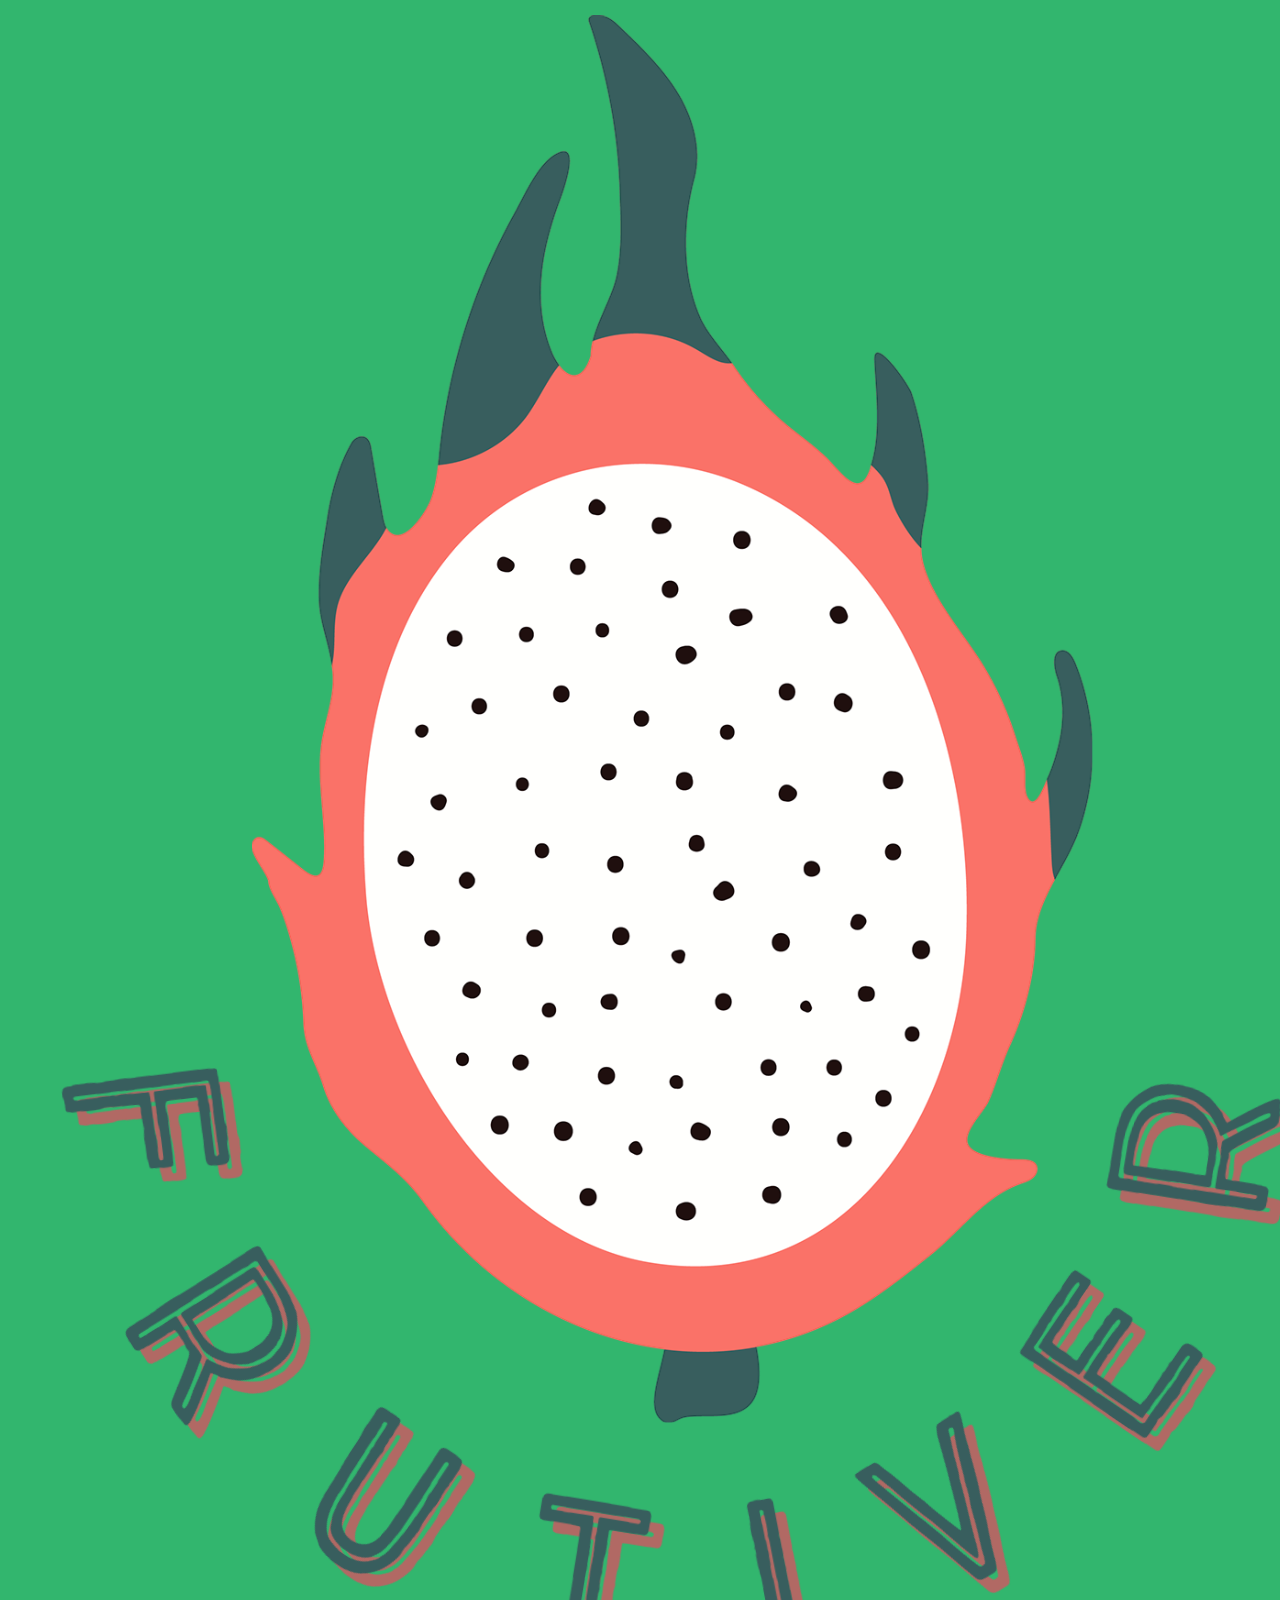
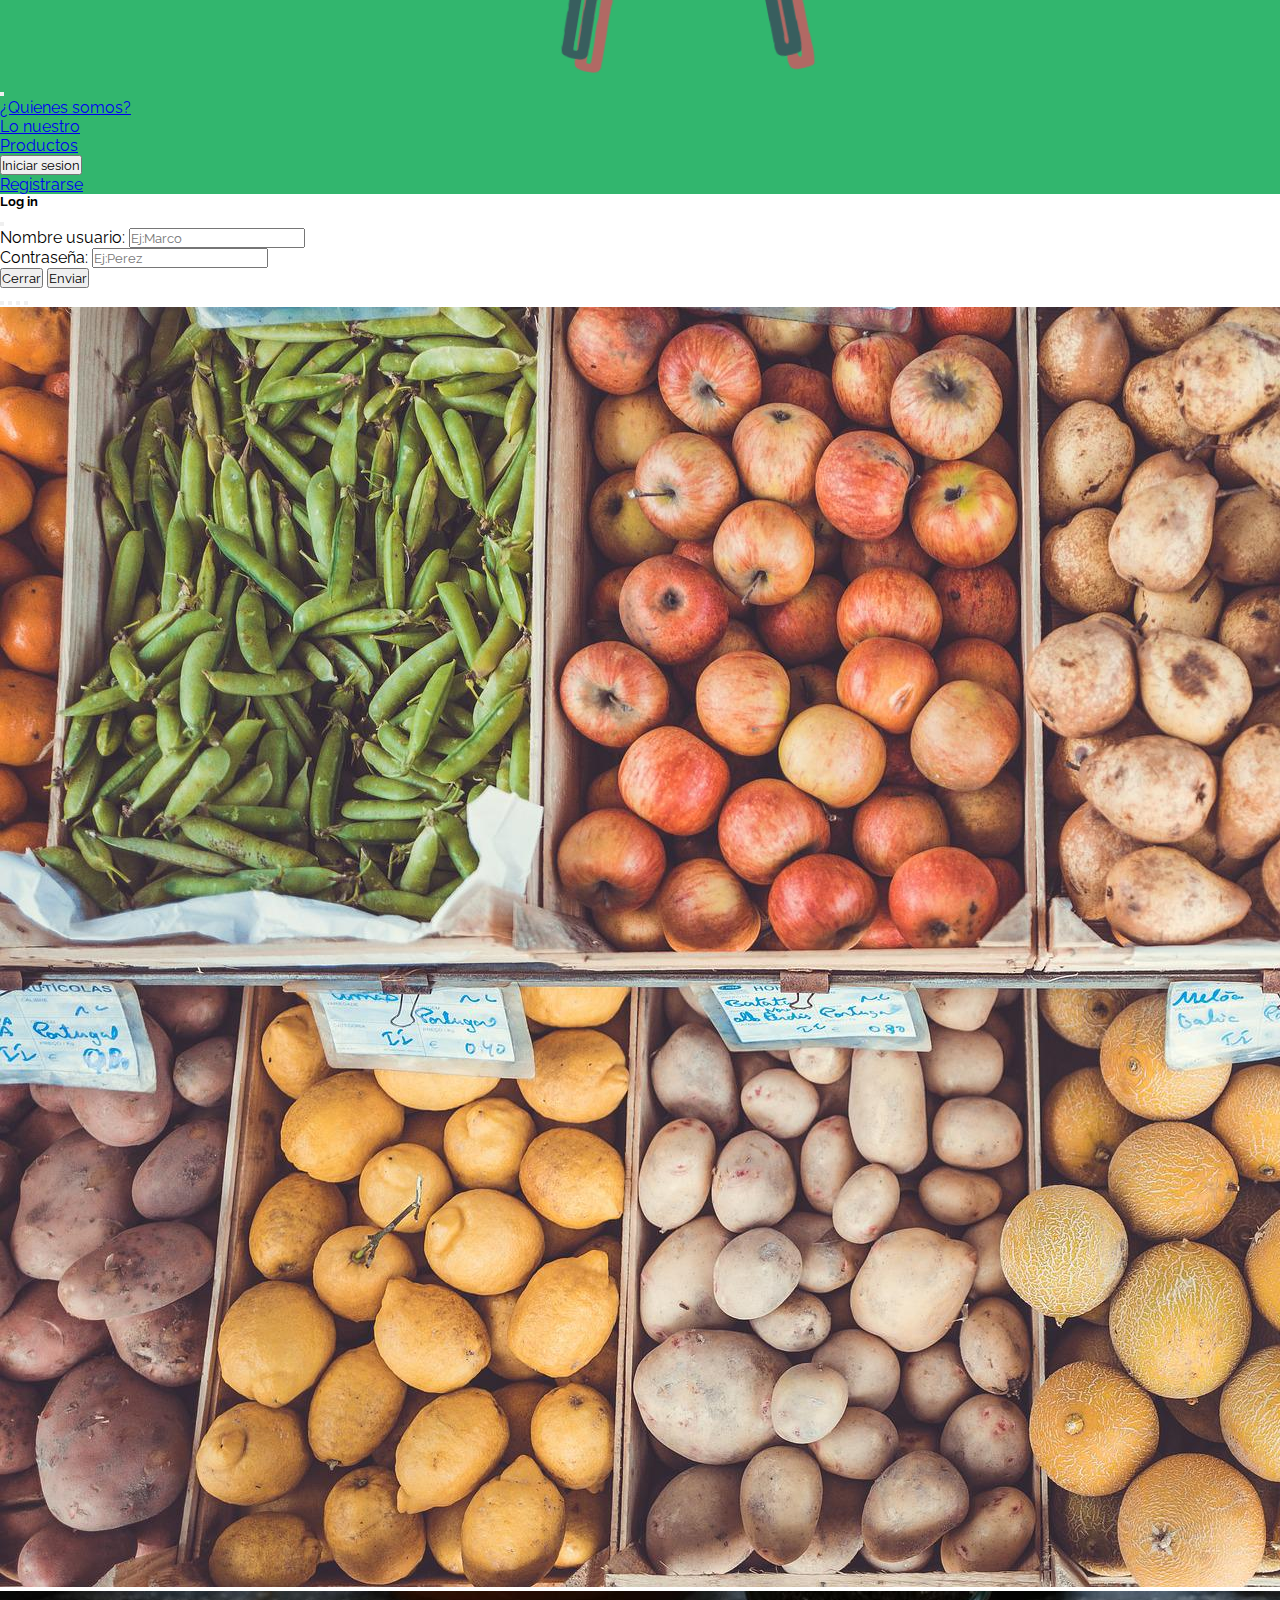
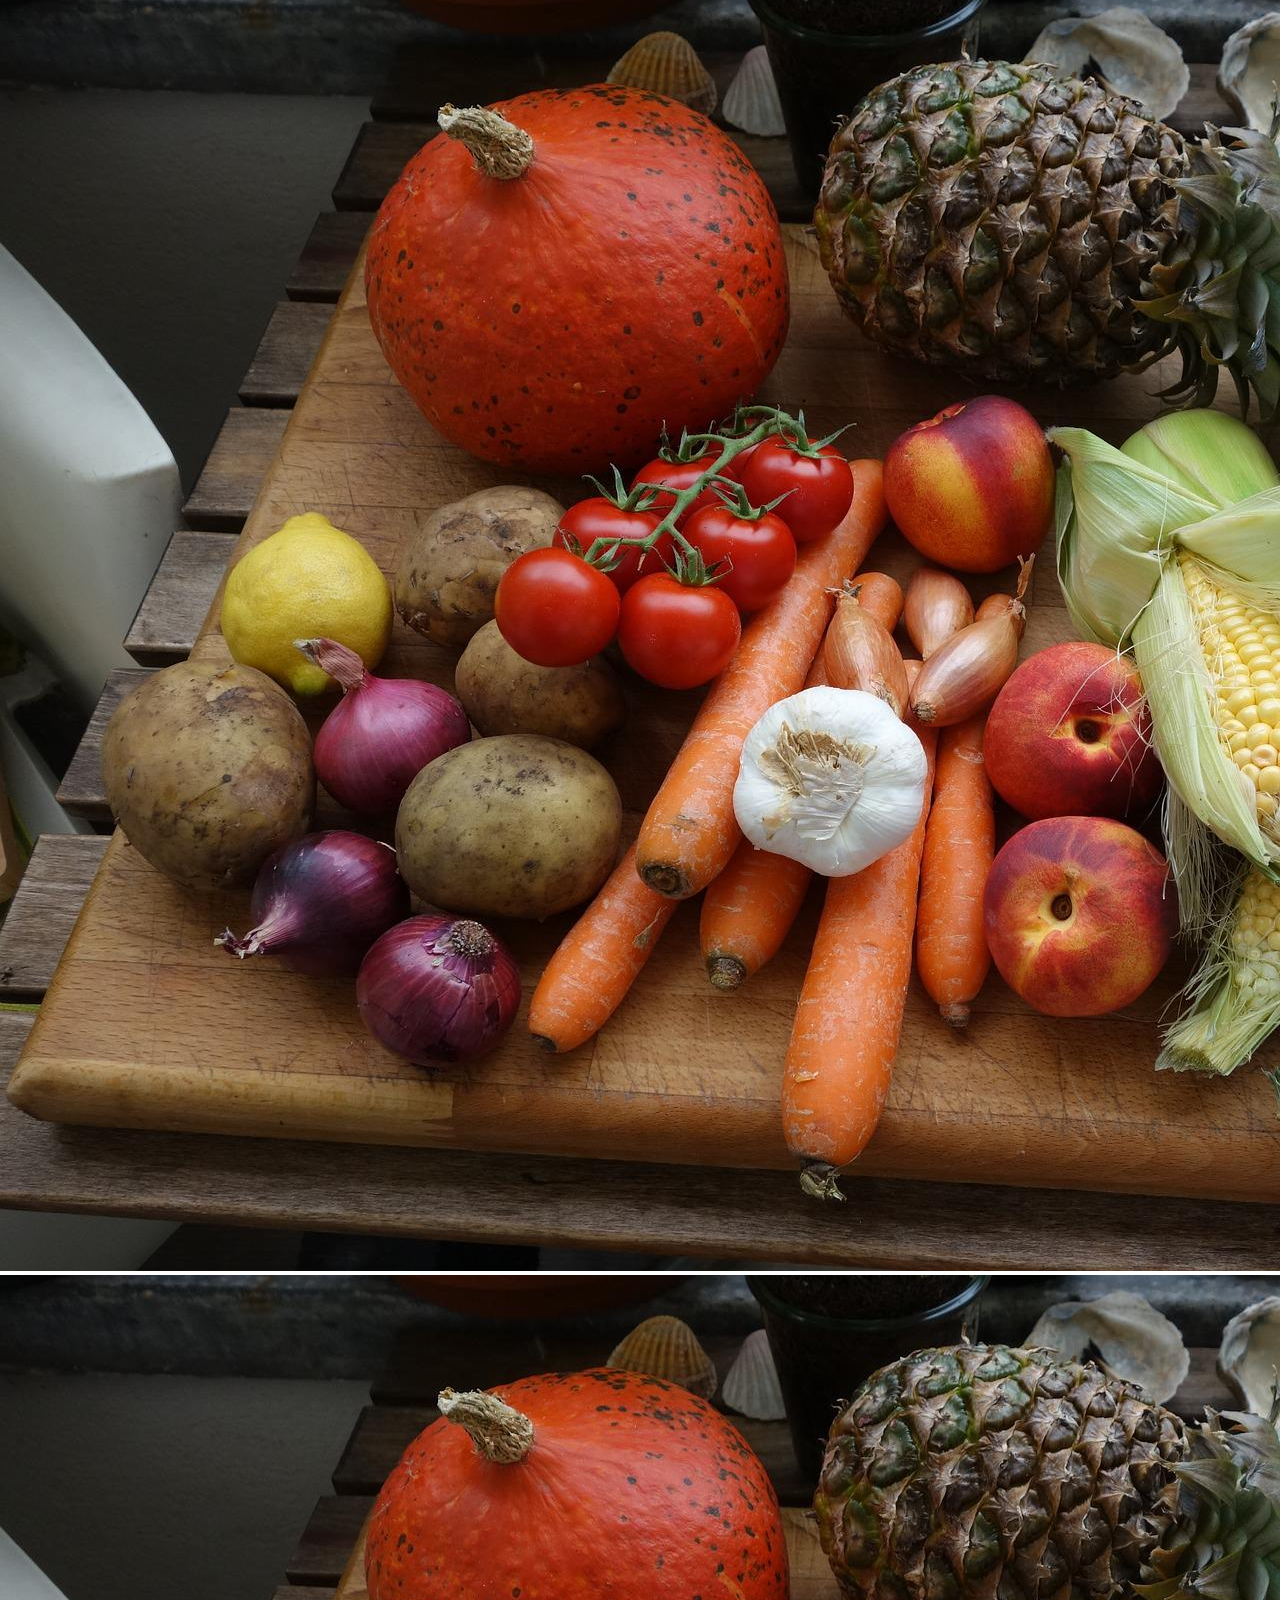
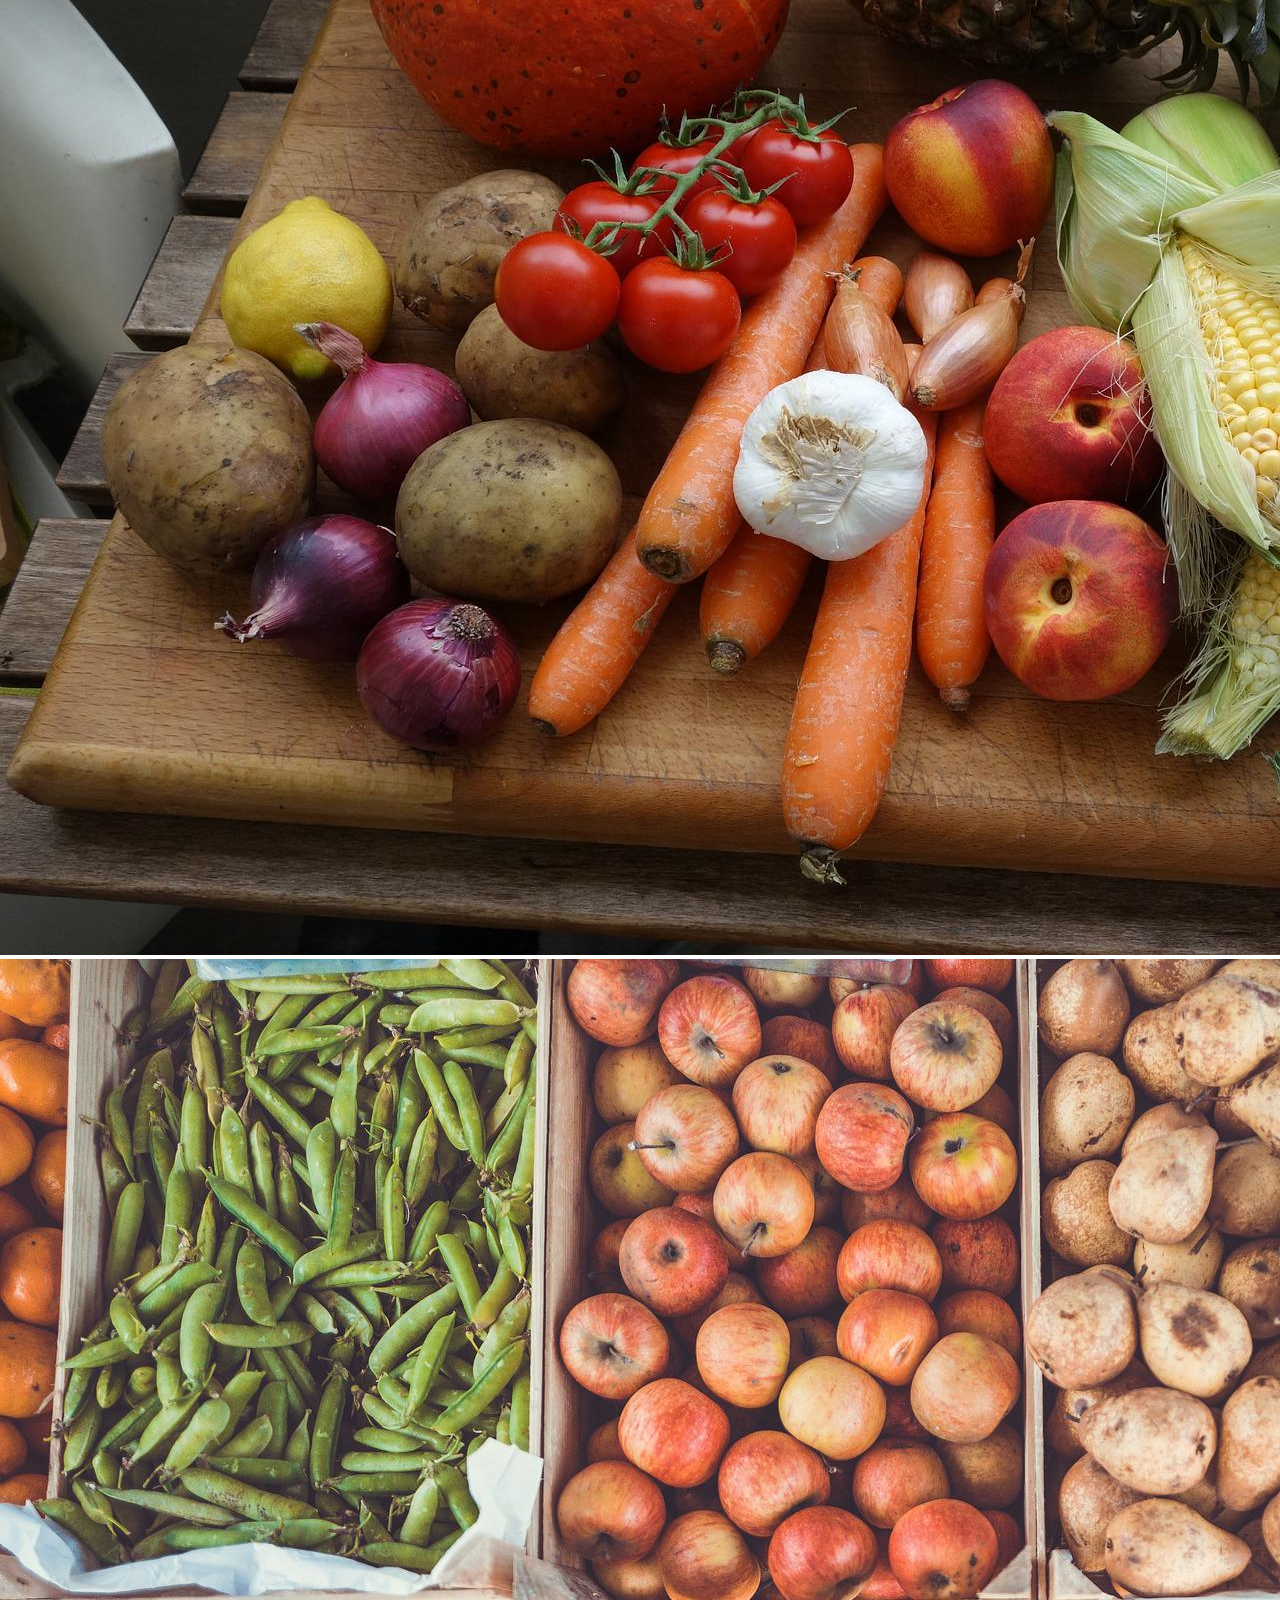
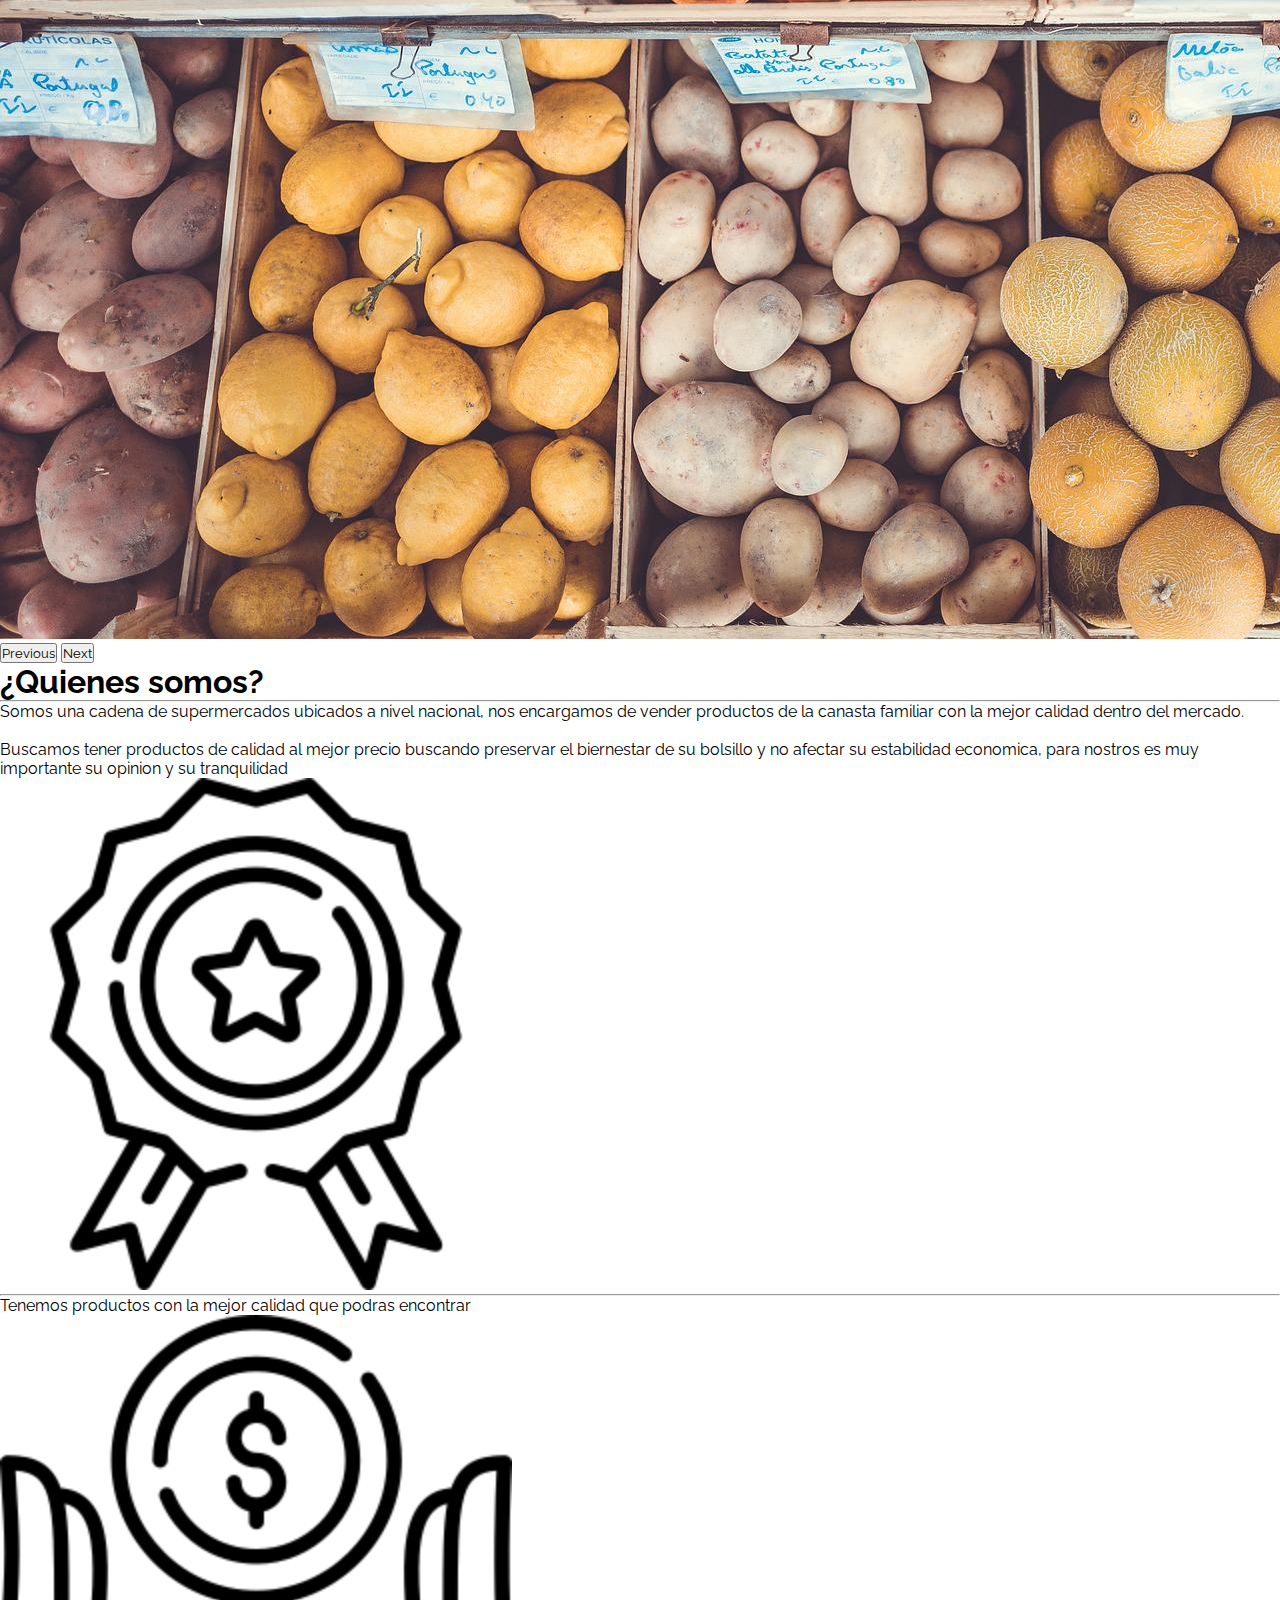
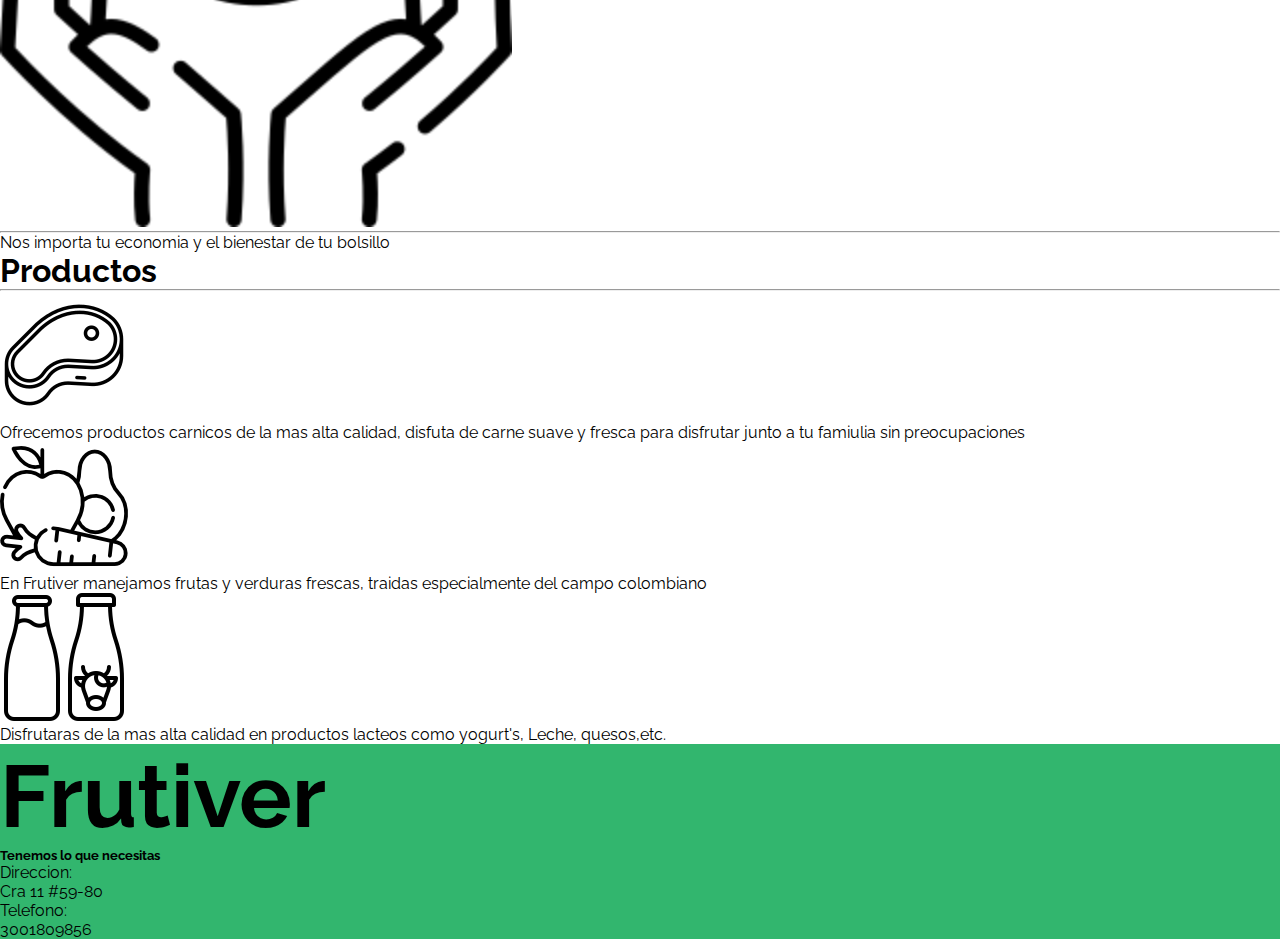
<file: index.html>
<!DOCTYPE html>
<html lang="es">
<head>
    <meta charset="UTF-8">
    <meta http-equiv="X-UA-Compatible" content="IE=edge">
    <meta name="viewport" content="width=device-width, initial-scale=1.0">

    <!--Boostrap CSS-->
    <link href="https://cdn.jsdelivr.net/npm/bootstrap@5.2.0-beta1/dist/css/bootstrap.min.css" rel="stylesheet" integrity="sha384-0evHe/X+R7YkIZDRvuzKMRqM+OrBnVFBL6DOitfPri4tjfHxaWutUpFmBp4vmVor" crossorigin="anonymous">

    <!--Estilo CSS-->
    <link rel="stylesheet" href="css/estilo.css">

    <!--Google fonts-->
    <link rel="preconnect" href="https://fonts.googleapis.com">
    <link rel="preconnect" href="https://fonts.gstatic.com" crossorigin>
    <link href="https://fonts.googleapis.com/css2?family=Raleway:wght@300&display=swap" rel="stylesheet">

    <title>Inicio</title>
</head>
<body>
    <nav class="navbar navbar-expand-lg caja-encabezado d-flex align-items-center sticky-lg-top sticky-md-top">
        <div class="container-fluid">
            <nav class="logo col-sm-2">
                <img class="img-logo w-25" src="img/My project.png" alt="Logo">
            </nav>
    
            <button class="navbar-toggler mx-3 bg-success border-0" type="button" data-bs-toggle="collapse" data-bs-target="#navbarSupportedContent" aria-controls="navbarSupportedContent" aria-expanded="false" aria-label="Toggle navigation">
                <span class="navbar-toggler-icon"></span>
            </button>
            <div class="collapse navbar-collapse" id="navbarSupportedContent">
                <nav class="me-auto w-25 d-lg-flex">
                    <div class="nav-item col d-flex justify-content-center text-md-center">
                        <a class="nav-link" href="#somos">¿Quienes somos?</a>
                    </div>

                    <div class="nav-item col d-flex justify-content-center align-items-center">
                        <a class="nav-link" href="#lonuestro">Lo nuestro</a>
                    </div>

                    <div class="nav-item col d-flex justify-content-center align-items-center">
                        <a class="nav-link" href="#productos">Productos</a>
                    </div>
                </nav>
    
                <nav class="botones d-flex col-lg-4 ms-auto justify-content-sm-end">
                    <div class="boton col-xl-5 col-lg-5 d-flex justify-content-lg-end mx-lg-3 mx-sm-3">
                        <button type="button" class="btn btn-success border-0 active nav-item" id="iniciosesion" data-bs-toggle="modal" data-bs-target="#Modal">
                            Iniciar sesion
                        </button>
                    </div>
    
                    <div class="boton col-xl-5 col-lg-7">
                        <a class="btn btn-success active" href="registro.html">
                            Registrarse
                        </a>
                    </div>
                </nav>
            </div>
        </div>

    </nav>

    <!--Modal inicio sesion-->
    <div class="modal fade" id="Modal" tabindex="-1" aria-labelledby="ModalLabel" aria-hidden="true">
        <div class="modal-dialog">
            <div class="modal-content">
                <div class="modal-header">
                    <h5 class="modal-title" id="ModalLabel">Log in</h5>
                    <button type="button" class="btn-close" data-bs-dismiss="modal" aria-label="Close"></button>
                </div>
                <div class="modal-body">
                    <form action="productos.html" class="form" id="form">
                        <div class="my-2">
                            <label for="nombre_usuario">
                                Nombre usuario: 
                            </label>
                            <input class="form-control" placeholder="Ej:Marco" type="text" name="nombre_usuario" id="nombre">
                        </div>

                        <div mb-2>
                            <label for="password">
                                Contraseña: 
                            </label>
                            <input class="form-control" placeholder="Ej:Perez" type="password" name="password" id="password">
                        </div>
                        <div class="mt-3">
                            <button type="button" class="btn btn-secondary" data-bs-dismiss="modal">Cerrar</button>
                            <button type="button" class="btn btn-success" onclick="enviar()">Enviar</button>
                        </div>
                    </form>
                </div>
            </div>
        </div>
    </div>

    <!--Carrusel-->
    <div id="carrusel" class="carousel slide container-lg container-md container-sm my-5" data-bs-ride="carousel">
        <div class="carousel-indicators">
            <button type="button" data-bs-target="#carrusel" data-bs-slide-to="0" class="active" aria-current="true" aria-label="slide 1"></button>
            <button type="button" data-bs-target="#carrusel" data-bs-slide-to="1" aria-current="true" aria-label="slide 2"></button>
            <button type="button" data-bs-target="#carrusel" data-bs-slide-to="2" aria-current="true" aria-label="slide 3"></button>
            <button type="button" data-bs-target="#carrusel" data-bs-slide-to="3" aria-current="true" aria-label="slide 4"></button>
        </div>

        <div class="carousel-inner">
            <div class="carousel-item active">
                <img class="d-block w-100" src="img/img1.jpg" alt="">
            </div>
            <div class="carousel-item">
                <img class="d-block w-100" src="img/img2.jpg"  alt="">
            </div>
            <div class="carousel-item">
                <img class="d-block w-100" src="img/img2.jpg" alt="">
            </div>
            <div class="carousel-item">
                <img class="d-block w-100" src="img/img1.jpg" alt="">
            </div>
        </div>
        <button class="carousel-control-prev" type="button" data-bs-target="#carrusel" data-bs-slide="prev">
            <span class="carousel-control-prev-icon" aria-hidden="true"></span>
            <span class="visually-hidden">Previous</span>
        </button>
        <button class="carousel-control-next" type="button" data-bs-target="#carrusel" data-bs-slide="next">
            <span class="carousel-control-next-icon" aria-hidden="true"></span>
            <span class="visually-hidden">Next</span>
        </button>
    </div>

    <!--Quienes somos-->
    <div class="" id="somos">
        <div class="container-sm container-md container-lg text-center">
            <h1>
                ¿Quienes somos?
            </h1>
        </div>

        <div class="d-flex justify-content-center">
            <hr class="w-25">
        </div>

        <div class="container w-50 text-center mb-5 col-md-12 col-sm-12">
            <p>
                Somos una cadena de supermercados ubicados a nivel nacional, nos encargamos de vender productos de la canasta familiar con la mejor calidad dentro del mercado. <br><br>
                Buscamos tener productos de calidad al mejor precio buscando preservar el biernestar de su bolsillo y no afectar su estabilidad economica, para nostros es muy importante su opinion y su tranquilidad

            </p>
        </div>
    </div>

    <!--Cartas  informacion-->
    <div class="container-lg d-flex flex-sm-column flex-lg-row flex-md-row flex-wrap justify-content-lg-evenly justify-content-md-evenly align-items-sm-center mb-5" id="lonuestro">
        <!--1-->
        <div class="tarjetas-info card p-3 w-25 mx-2 my-3 border-start-0 border-end-0 border-top-0 border-3 border-bottom border-success">
            <img class="container w-50" src="img/mejor.png" width="40%" alt="">
            
            <div class="d-flex justify-content-center">
                <hr class="w-50">
            </div>

            <div class="card-body text-center">
                Tenemos productos con la mejor calidad que podras encontrar
            </div>
        </div>

        <!--2-->
        <div class="tarjetas-info card p-3 w-25 mx-2 my-3 border-start-0 border-end-0 border-top-0 border-3 border-bottom border-success">
            <img class="container w-50" src="img/dolar.png" width="40%" alt="">

            <div class="d-flex justify-content-center">
                <hr class="w-50">
            </div>

            <div class="card-body text-center">
                Nos importa tu economia y el bienestar de tu bolsillo
            </div>
        </div>
    </div>

    <!--Productos-->
    <div>
        <div class="container text-center">
            <h1>
                Productos
            </h1>
        </div>

        <div class="d-flex justify-content-center">
            <hr class="w-25">
        </div>

        <div class="container mb-5" id="productos">
            <div class="d-flex flex-sm-column flex-lg-row justify-content-md-center align-items-sm-center">
                <div class="card col mx-md-3 mt-sm-3 mb-sm-4 mt-lg-2 border-0 border-bottom border-3 border-success shadow">

                    <!--P 1-->
                    <div class="d-flex justify-content-center mt-2">
                        <img src="img/carne.png" alt="">
                    </div>

                    <div class="card-body">
                        <p class="text-success fw-bold text-center">
                            Ofrecemos productos carnicos de la mas alta calidad, disfuta de carne suave y fresca para disfrutar junto a tu famiulia sin preocupaciones
                        </p>
                    </div>

                </div>
    
                <!--P 2-->
                <div class="card col mx-md-3 mb-sm-4 mt-lg-2 border-0 border-bottom border-3 border-success shadow">
                    
                    <div class="d-flex justify-content-center mt-2">
                        <img src="img/frutas_verduras.png" alt="">
                    </div>

                    <div class="card-body">
                        <p class="text-center text-success fw-bold">
                            En Frutiver manejamos frutas y verduras frescas, traidas especialmente del campo colombiano 
                        </p>
                    </div>

                </div>

                <!--P 3-->
                <div class="card col mx-md-3 mb-sm-4 mt-lg-2 border-0 border-bottom border-3 border-success shadow">
                    
                    <div class="d-flex justify-content-center mt-2">
                        <img src="img/botella-de-leche.png" alt="">
                    </div>

                    <div class="card-body">
                        <p class="text-success text-center fw-bold">
                            Disfrutaras de la mas alta calidad en productos lacteos como yogurt's, Leche, quesos,etc.
                        </p>
                    </div>

                </div>
            </div>
        </div>
    </div>

    <!--Footer-->
    <div class="footer d-flex flex-lg-row flex-md-column flex-sm-column py-4">
        <!--Iz-footer-->
        <div class="col text-center d-flex flex-column justify-content-center">
            <h1 class="t_footer text-success">
                Frutiver
            </h1>
            <h5 class="fw-bolder">
                Tenemos lo que necesitas
            </h5>
        </div>

        <!--D-footer-->
        <div class="col text-center d-flex flex-column justify-content-center">
            <div class="">
                <label for="direccion">
                    Direccion:
                </label>
                <p name="direccion">
                    Cra 11 #59-80
                </p>
            </div>

            <div>
                <label for="telefono">
                    Telefono:
                </label>
                <p name="telefono">
                    3001809856
                </p>
            </div>
        </div>
    </div>

    <!--Js-->   
    <script src="Js/forms.js"></script>

    <!--Boostrap JS-->
    <script src="https://cdn.jsdelivr.net/npm/bootstrap@5.2.0-beta1/dist/js/bootstrap.bundle.min.js" integrity="sha384-pprn3073KE6tl6bjs2QrFaJGz5/SUsLqktiwsUTF55Jfv3qYSDhgCecCxMW52nD2" crossorigin="anonymous"></script>

</body>
</html>
</file>
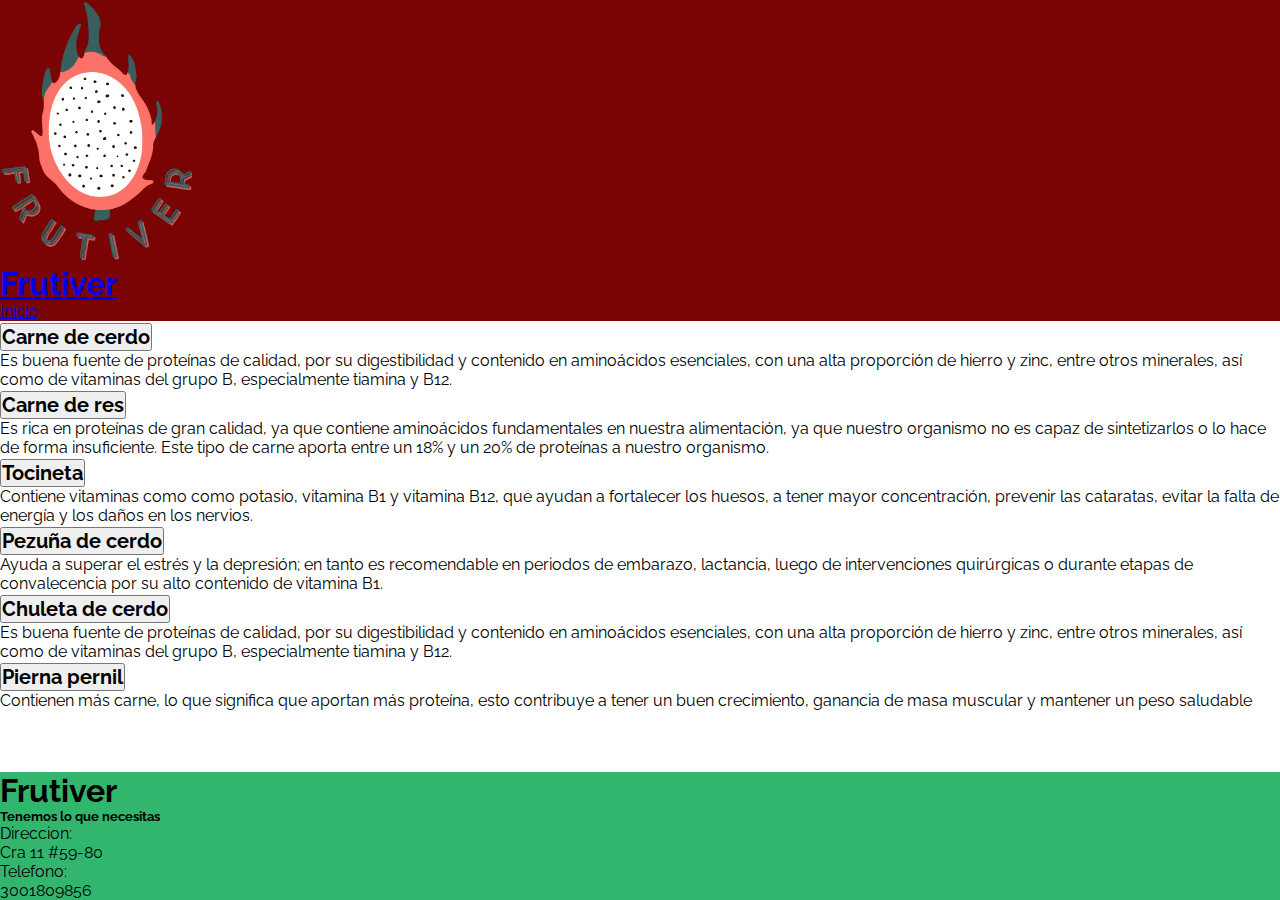
<file: carnes.html>
<!DOCTYPE html>
<html lang="es">
<head>
    <meta charset="UTF-8">
    <meta http-equiv="X-UA-Compatible" content="IE=edge">
    <meta name="viewport" content="width=device-width, initial-scale=1.0">

    <!--Boostrap CSS-->
    <link href="https://cdn.jsdelivr.net/npm/bootstrap@5.2.0-beta1/dist/css/bootstrap.min.css" rel="stylesheet" integrity="sha384-0evHe/X+R7YkIZDRvuzKMRqM+OrBnVFBL6DOitfPri4tjfHxaWutUpFmBp4vmVor" crossorigin="anonymous">

    <!--CSS personalizado-->
    <link rel="stylesheet" href="css/productos_menu.css">


    <!--Google fonts-->
    <link rel="preconnect" href="https://fonts.googleapis.com">
    <link rel="preconnect" href="https://fonts.gstatic.com" crossorigin>
    <link href="https://fonts.googleapis.com/css2?family=Raleway:wght@300&display=swap" rel="stylesheet">

    <title>Carnicos</title>
</head>
<body>
    <nav class="container-fluid encabezado-rojo">
        <nav class="navbar navbar-dark d-flex">
            <div class="w-25 ms-5">
                <a class="link-light text-decoration-none d-flex" href="productos.html">
                    <div class="d-flex align-items-center">
                        <img class="img-logo" src="img/My project.png" alt="logo">
                        <h1 class="ms-3">
                            Frutiver
                        </h1>
                    </div>
                </a>
            </div>

            <div class="col-lg-3 col-md-3 col-sm-3 d-flex justify-content-center">
                <a class="btn btn-danger active border-0 w-50" href="productos.html">Inicio</a>
            </div>
        </nav>
    </nav>

    <!--acordeon-->
    <div class="d-flex flex-wrap justify-content-center container my-5">
      <div class="col-4 mx-5 my-5">
        <div class="accordion" id="accordionExample">
          <div class="accordion-item">
            <h2 class="accordion-header" id="headingOne">
              <button class="accordion-button bg-danger" type="button" data-bs-toggle="collapse" data-bs-target="#uno" aria-expanded="true" aria-controls="collapseOne">
                <h2 class="text-light">
                  Carne de cerdo
                </h2>
              </button>
            </h2>
            <div id="uno" class="accordion-collapse collapse show" aria-labelledby="uno" data-bs-parent="#accordionExample">
              <div class="accordion-body">
                Es buena fuente de proteínas de calidad, por su digestibilidad y contenido en aminoácidos esenciales, con una alta proporción de hierro y zinc, entre otros minerales, así como de vitaminas del grupo B, especialmente tiamina y B12.
              </div>
            </div>
          </div>
        </div>
      </div>

      <div class="col-4 mx-5 my-5">
        <div class="accordion" id="accordionExample">
          <div class="accordion-item">
            <h2 class="accordion-header" id="headingOne">
              <button class="accordion-button bg-danger" type="button" data-bs-toggle="collapse" data-bs-target="#dos" aria-expanded="true" aria-controls="dos">
                <h2 class="text-light">
                  Carne de res
                </h2>
              </button>
            </h2>
            <div id="dos" class="accordion-collapse collapse show" aria-labelledby="dos" data-bs-parent="#dos">
              <div class="accordion-body">
                Es rica en proteínas de gran calidad, ya que contiene aminoácidos fundamentales en nuestra alimentación, ya que nuestro organismo no es capaz de sintetizarlos o lo hace de forma insuficiente. Este tipo de carne aporta entre un 18% y un 20% de proteínas a nuestro organismo.
              </div>
            </div>
          </div>
        </div>
      </div>

      <div class="col-4 mx-5 my-5">
        <div class="accordion" id="accordionExample">
          <div class="accordion-item">
            <h2 class="accordion-header" id="headingOne">
              <button class="accordion-button bg-danger" type="button" data-bs-toggle="collapse" data-bs-target="#tres" aria-expanded="true" aria-controls="collapseOne">
                <h2 class="text-light">
                  Tocineta
                </h2>
              </button>
            </h2>
            <div id="tres" class="accordion-collapse collapse show" aria-labelledby="headingOne" data-bs-parent="#accordionExample">
              <div class="accordion-body">
                Contiene vitaminas como como potasio, vitamina B1 y vitamina B12, que ayudan a fortalecer los huesos, a tener mayor concentración, prevenir las cataratas, evitar la falta de energía y los daños en los nervios.
              </div>
            </div>
          </div>
        </div>
      </div>

      <div class="col-4 mx-5 my-5">
        <div class="accordion" id="accordionExample">
          <div class="accordion-item">
            <h2 class="accordion-header" id="headingOne">
              <button class="accordion-button bg-danger" type="button" data-bs-toggle="collapse" data-bs-target="#cuatro" aria-expanded="true" aria-controls="collapseOne">
                <h2 class="text-light">
                  Pezuña de cerdo
                </h2>
              </button>
            </h2>
            <div id="cuatro" class="accordion-collapse collapse show" aria-labelledby="headingOne" data-bs-parent="#accordionExample">
              <div class="accordion-body">
                Ayuda a superar el estrés y la depresión; en tanto es recomendable en periodos de embarazo, lactancia, luego de intervenciones quirúrgicas o durante etapas de convalecencia por su alto contenido de vitamina B1.
              </div>
            </div>
          </div>
        </div>
      </div>

      <div class="col-4 mx-5 my-5">
        <div class="accordion" id="accordionExample">
          <div class="accordion-item">
            <h2 class="accordion-header" id="headingOne">
              <button class="accordion-button bg-danger" type="button" data-bs-toggle="collapse" data-bs-target="#cinco" aria-expanded="true" aria-controls="collapseOne">
                <h2 class="text-light">
                  Chuleta de cerdo
                </h2>
              </button>
            </h2>
            <div id="cinco" class="accordion-collapse collapse show" aria-labelledby="headingOne" data-bs-parent="#accordionExample">
              <div class="accordion-body">
                Es buena fuente de proteínas de calidad, por su digestibilidad y contenido en aminoácidos esenciales, con una alta proporción de hierro y zinc, entre otros minerales, así como de vitaminas del grupo B, especialmente tiamina y B12.
              </div>
            </div>
          </div>
        </div>
      </div>

      <div class="col-4 mx-5 my-5">
        <div class="accordion" id="accordionExample">
          <div class="accordion-item">
            <h2 class="accordion-header" id="headingOne">
              <button class="accordion-button bg-danger" type="button" data-bs-toggle="collapse" data-bs-target="#seis" aria-expanded="true" aria-controls="collapseOne">
                <h2 class="text-light">
                  Pierna pernil
                </h2>
              </button>
            </h2>
            <div id="seis" class="accordion-collapse collapse show" aria-labelledby="headingOne" data-bs-parent="#accordionExample">
              <div class="accordion-body">
                Contienen más carne, lo que significa que aportan más proteína, esto contribuye a tener un buen crecimiento, ganancia de masa muscular y mantener un peso saludable
              </div>
            </div>
          </div>
        </div>
      </div>
    </div>
    
    <!--Footer-->
    <div class="footer d-flex flex-lg-row flex-md-column flex-sm-column py-4 bg-dark">
      <!--Iz-footer-->
      <div class="col text-center d-flex flex-column justify-content-center">
          <h1 class="t_footer text-success">
              Frutiver
          </h1>
          <h5 class="fw-bolder text-light">
              Tenemos lo que necesitas
          </h5>
      </div>

      <!--D-footer-->
      <div class="col text-center d-flex flex-column justify-content-center">
          <div class="text-light">
              <label for="direccion">
                  Direccion:
              </label>
              <p name="direccion">
                  Cra 11 #59-80
              </p>
          </div>

          <div class="text-light">
              <label for="telefono">
                  Telefono:
              </label>
              <p name="telefono">
                  3001809856
              </p>
          </div>
      </div>
    </div>



    <!--Bootstrap JS-->
    <script src="https://cdn.jsdelivr.net/npm/bootstrap@5.2.0-beta1/dist/js/bootstrap.bundle.min.js" integrity="sha384-pprn3073KE6tl6bjs2QrFaJGz5/SUsLqktiwsUTF55Jfv3qYSDhgCecCxMW52nD2" crossorigin="anonymous"></script>



</body>
</html>
</file>
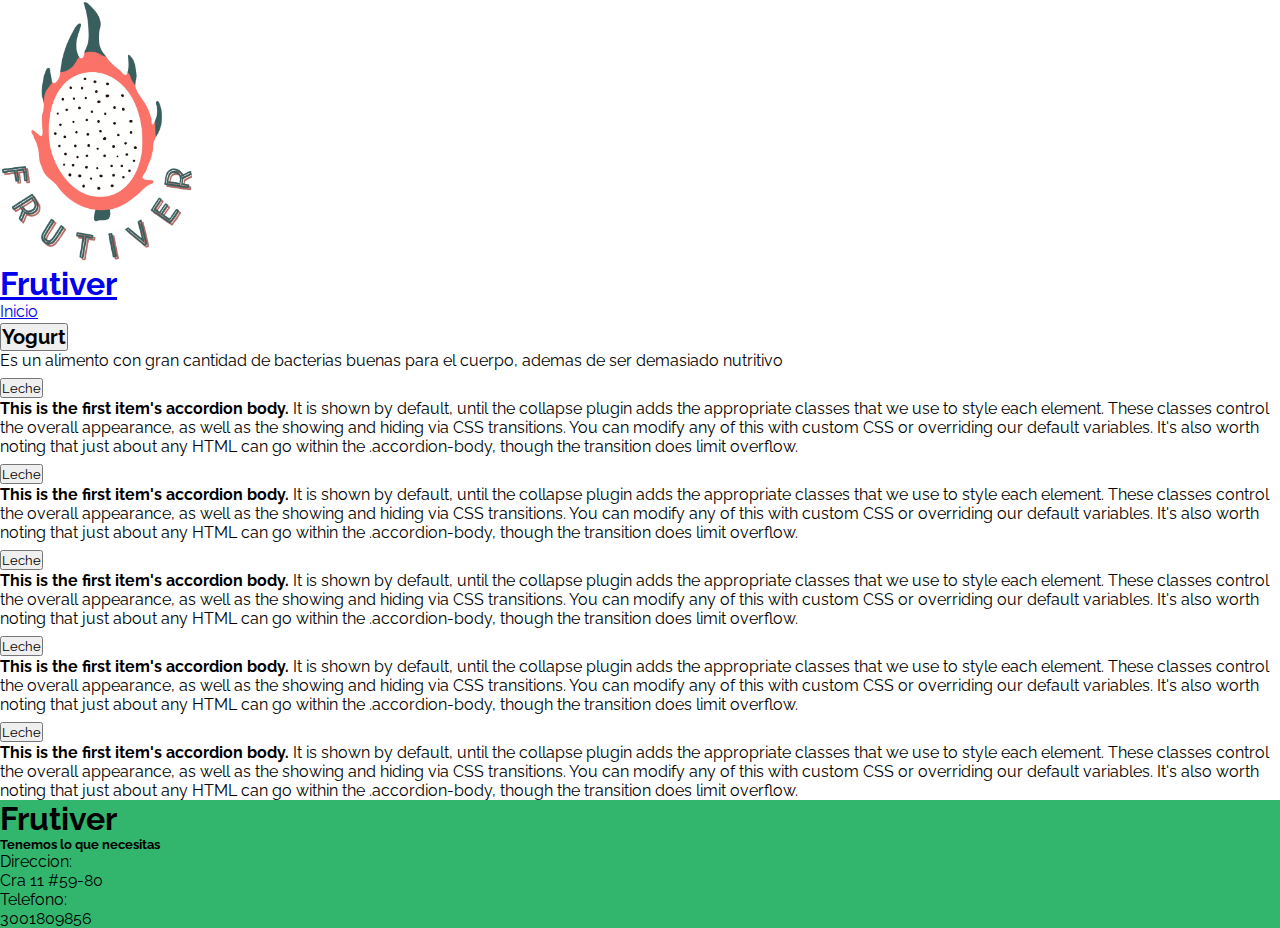
<file: frutas.html>
<!DOCTYPE html>
<html lang="es">
<head>
    <meta charset="UTF-8">
    <meta http-equiv="X-UA-Compatible" content="IE=edge">
    <meta name="viewport" content="width=device-width, initial-scale=1.0">

    <!--Boostrap CSS-->
    <link href="https://cdn.jsdelivr.net/npm/bootstrap@5.2.0-beta1/dist/css/bootstrap.min.css" rel="stylesheet" integrity="sha384-0evHe/X+R7YkIZDRvuzKMRqM+OrBnVFBL6DOitfPri4tjfHxaWutUpFmBp4vmVor" crossorigin="anonymous">

    <!--CSS personalizado-->
    <link rel="stylesheet" href="css/productos_menu.css">


    <!--Google fonts-->
    <link rel="preconnect" href="https://fonts.googleapis.com">
    <link rel="preconnect" href="https://fonts.gstatic.com" crossorigin>
    <link href="https://fonts.googleapis.com/css2?family=Raleway:wght@300&display=swap" rel="stylesheet">

    <title>Lacteos</title>
</head>
<body>
    <nav class="container-fluid bg-primary">
        <nav class="navbar navbar-dark d-flex">
            <div class="w-25 ms-5">
                <a class="link-light text-decoration-none d-flex" href="productos.html">
                    <div class="d-flex align-items-center">
                        <img class="img-logo" src="img/My project.png" alt="logo">
                        <h1 class="ms-3">
                            Frutiver
                        </h1>
                    </div>
                </a>
            </div>

            <div class="col-lg-3 col-md-3 col-sm-3 d-flex justify-content-center">
                <a class="btn btn-primary active border-0 w-50" href="productos.html">Inicio</a>
            </div>
        </nav>
    </nav>

    <!--acordeon-->
    <div class="d-flex flex-wrap justify-content-center container my-5">
      <div class="col-4 mx-5">
        <div class="accordion" id="accordionExample">
          <div class="accordion-item">
            <h2 class="accordion-header" id="headingOne">
              <button class="accordion-button bg-primary" type="button" data-bs-toggle="collapse" data-bs-target="#uno" aria-expanded="true" aria-controls="collapseOne">
                <h2 class="text-light">
                  Yogurt
                </h2>
              </button>
            </h2>
            <div id="uno" class="accordion-collapse collapse show" aria-labelledby="uno" data-bs-parent="#accordionExample">
              <div class="accordion-body">
                Es un alimento con gran cantidad de bacterias buenas para el cuerpo, ademas de ser demasiado nutritivo
              </div>
            </div>
          </div>
        </div>
      </div>

      <div class="col-4 mx-5">
        <div class="accordion" id="accordionExample">
          <div class="accordion-item">
            <h2 class="accordion-header" id="headingOne">
              <button class="accordion-button bg-primary" type="button" data-bs-toggle="collapse" data-bs-target="#dos" aria-expanded="true" aria-controls="dos">
                Leche
              </button>
            </h2>
            <div id="dos" class="accordion-collapse collapse show" aria-labelledby="dos" data-bs-parent="#dos">
              <div class="accordion-body">
                <strong>This is the first item's accordion body.</strong> It is shown by default, until the collapse plugin adds the appropriate classes that we use to style each element. These classes control the overall appearance, as well as the showing and hiding via CSS transitions. You can modify any of this with custom CSS or overriding our default variables. It's also worth noting that just about any HTML can go within the <code>.accordion-body</code>, though the transition does limit overflow.
              </div>
            </div>
          </div>
        </div>
      </div>

      <div class="col-4 mx-5">
        <div class="accordion" id="accordionExample">
          <div class="accordion-item">
            <h2 class="accordion-header" id="headingOne">
              <button class="accordion-button bg-primary" type="button" data-bs-toggle="collapse" data-bs-target="#collapseOne" aria-expanded="true" aria-controls="collapseOne">
                Leche
              </button>
            </h2>
            <div id="collapseOne" class="accordion-collapse collapse show" aria-labelledby="headingOne" data-bs-parent="#accordionExample">
              <div class="accordion-body">
                <strong>This is the first item's accordion body.</strong> It is shown by default, until the collapse plugin adds the appropriate classes that we use to style each element. These classes control the overall appearance, as well as the showing and hiding via CSS transitions. You can modify any of this with custom CSS or overriding our default variables. It's also worth noting that just about any HTML can go within the <code>.accordion-body</code>, though the transition does limit overflow.
              </div>
            </div>
          </div>
        </div>
      </div>

      <div class="col-4 mx-5">
        <div class="accordion" id="accordionExample">
          <div class="accordion-item">
            <h2 class="accordion-header" id="headingOne">
              <button class="accordion-button bg-primary" type="button" data-bs-toggle="collapse" data-bs-target="#collapseOne" aria-expanded="true" aria-controls="collapseOne">
                Leche
              </button>
            </h2>
            <div id="collapseOne" class="accordion-collapse collapse show" aria-labelledby="headingOne" data-bs-parent="#accordionExample">
              <div class="accordion-body">
                <strong>This is the first item's accordion body.</strong> It is shown by default, until the collapse plugin adds the appropriate classes that we use to style each element. These classes control the overall appearance, as well as the showing and hiding via CSS transitions. You can modify any of this with custom CSS or overriding our default variables. It's also worth noting that just about any HTML can go within the <code>.accordion-body</code>, though the transition does limit overflow.
              </div>
            </div>
          </div>
        </div>
      </div>

      <div class="col-4 mx-5">
        <div class="accordion" id="accordionExample">
          <div class="accordion-item">
            <h2 class="accordion-header" id="headingOne">
              <button class="accordion-button bg-primary" type="button" data-bs-toggle="collapse" data-bs-target="#collapseOne" aria-expanded="true" aria-controls="collapseOne">
                Leche
              </button>
            </h2>
            <div id="collapseOne" class="accordion-collapse collapse show" aria-labelledby="headingOne" data-bs-parent="#accordionExample">
              <div class="accordion-body">
                <strong>This is the first item's accordion body.</strong> It is shown by default, until the collapse plugin adds the appropriate classes that we use to style each element. These classes control the overall appearance, as well as the showing and hiding via CSS transitions. You can modify any of this with custom CSS or overriding our default variables. It's also worth noting that just about any HTML can go within the <code>.accordion-body</code>, though the transition does limit overflow.
              </div>
            </div>
          </div>
        </div>
      </div>

      <div class="col-4 mx-5">
        <div class="accordion" id="accordionExample">
          <div class="accordion-item">
            <h2 class="accordion-header" id="headingOne">
              <button class="accordion-button bg-primary" type="button" data-bs-toggle="collapse" data-bs-target="#collapseOne" aria-expanded="true" aria-controls="collapseOne">
                Leche
              </button>
            </h2>
            <div id="collapseOne" class="accordion-collapse collapse show" aria-labelledby="headingOne" data-bs-parent="#accordionExample">
              <div class="accordion-body">
                <strong>This is the first item's accordion body.</strong> It is shown by default, until the collapse plugin adds the appropriate classes that we use to style each element. These classes control the overall appearance, as well as the showing and hiding via CSS transitions. You can modify any of this with custom CSS or overriding our default variables. It's also worth noting that just about any HTML can go within the <code>.accordion-body</code>, though the transition does limit overflow.
              </div>
            </div>
          </div>
        </div>
      </div>
    </div>
    
    <!--Footer-->
    <div class="footer d-flex flex-lg-row flex-md-column flex-sm-column py-4 bg-primary">
      <!--Iz-footer-->
      <div class="col text-center d-flex flex-column justify-content-center">
          <h1 class="t_footer text-dark">
              Frutiver
          </h1>
          <h5 class="fw-bolder text-light">
              Tenemos lo que necesitas
          </h5>
      </div>

      <!--D-footer-->
      <div class="col text-center d-flex flex-column justify-content-center">
          <div class="text-light">
              <label for="direccion">
                  Direccion:
              </label>
              <p name="direccion">
                  Cra 11 #59-80
              </p>
          </div>

          <div class="text-light">
              <label for="telefono">
                  Telefono:
              </label>
              <p name="telefono">
                  3001809856
              </p>
          </div>
      </div>
    </div>



    <!--Bootstrap JS-->
    <script src="https://cdn.jsdelivr.net/npm/bootstrap@5.2.0-beta1/dist/js/bootstrap.bundle.min.js" integrity="sha384-pprn3073KE6tl6bjs2QrFaJGz5/SUsLqktiwsUTF55Jfv3qYSDhgCecCxMW52nD2" crossorigin="anonymous"></script>



</body>
</html>
</file>
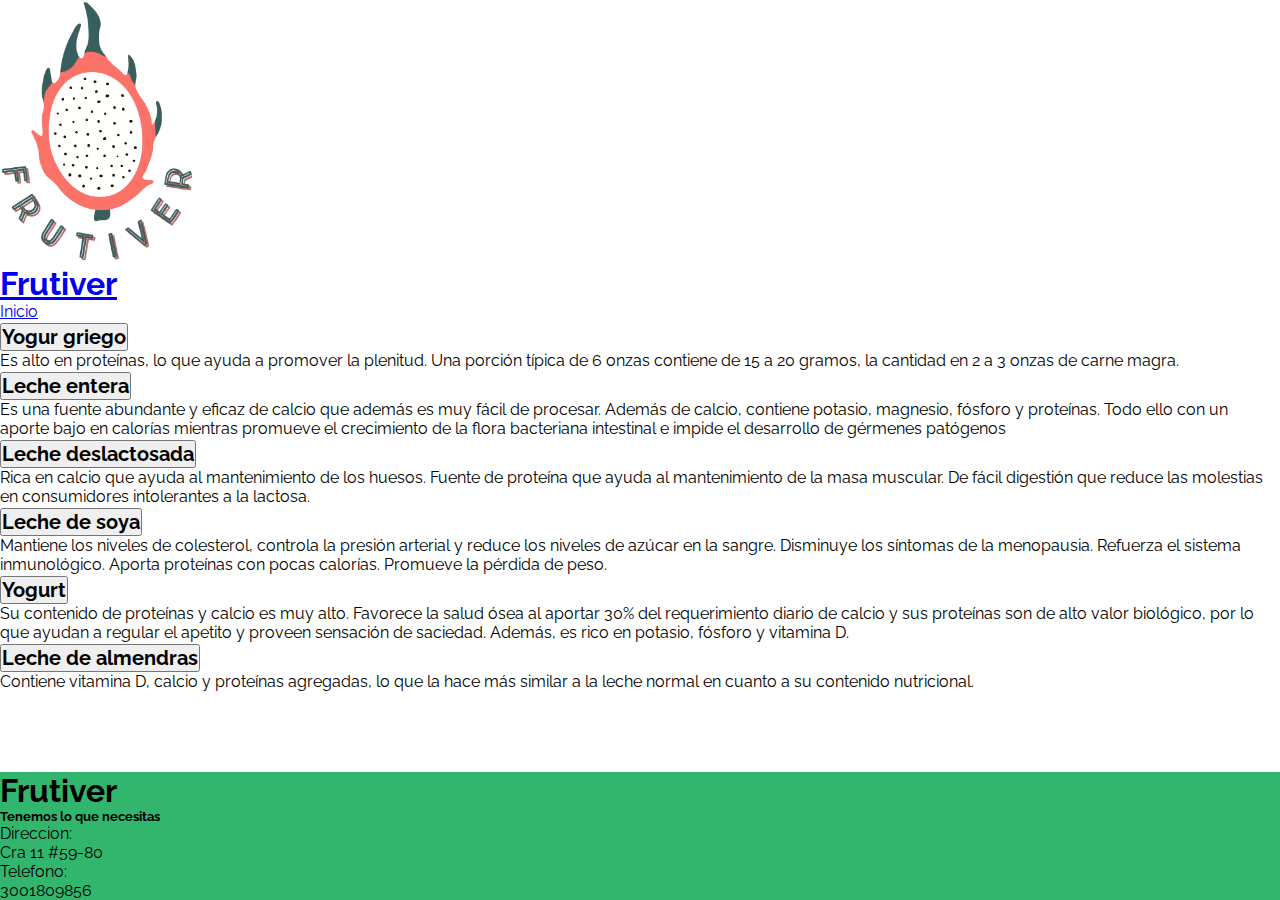
<file: lacteos.html>
<!DOCTYPE html>
<html lang="es">
<head>
    <meta charset="UTF-8">
    <meta http-equiv="X-UA-Compatible" content="IE=edge">
    <meta name="viewport" content="width=device-width, initial-scale=1.0">

    <!--Boostrap CSS-->
    <link href="https://cdn.jsdelivr.net/npm/bootstrap@5.2.0-beta1/dist/css/bootstrap.min.css" rel="stylesheet" integrity="sha384-0evHe/X+R7YkIZDRvuzKMRqM+OrBnVFBL6DOitfPri4tjfHxaWutUpFmBp4vmVor" crossorigin="anonymous">

    <!--CSS personalizado-->
    <link rel="stylesheet" href="css/productos_menu.css">


    <!--Google fonts-->
    <link rel="preconnect" href="https://fonts.googleapis.com">
    <link rel="preconnect" href="https://fonts.gstatic.com" crossorigin>
    <link href="https://fonts.googleapis.com/css2?family=Raleway:wght@300&display=swap" rel="stylesheet">

    <title>Lacteos</title>
</head>
<body>
    <nav class="container-fluid bg-dark">
        <nav class="navbar navbar-dark d-flex">
            <div class="w-25 ms-5">
                <a class="link-light text-decoration-none d-flex" href="productos.html">
                    <div class="d-flex align-items-center">
                        <img class="img-logo" src="img/My project.png" alt="logo">
                        <h1 class="ms-3">
                            Frutiver
                        </h1>
                    </div>
                </a>
            </div>

            <div class="col-lg-3 col-md-3 col-sm-3 d-flex justify-content-center">
                <a class="btn btn-primary border-0 w-50" href="productos.html">Inicio</a>
            </div>
        </nav>
    </nav>

    <!--acordeon-->
    <div class="d-flex flex-wrap justify-content-center container my-5">
      <div class="col-4 mx-5 my-5">
        <div class="accordion" id="accordionExample">
          <div class="accordion-item">
            <h2 class="accordion-header" id="headingOne">
              <button class="accordion-button bg-dark" type="button" data-bs-toggle="collapse" data-bs-target="#uno" aria-expanded="true" aria-controls="collapseOne">
                <h2 class="text-light">
                  Yogur griego
                </h2>
              </button>
            </h2>
            <div id="uno" class="accordion-collapse collapse show" aria-labelledby="uno" data-bs-parent="#accordionExample">
              <div class="accordion-body">
                Es alto en proteínas, lo que ayuda a promover la plenitud. Una porción típica de 6 onzas contiene de 15 a 20 gramos, la cantidad en 2 a 3 onzas de carne magra. 
              </div>
            </div>
          </div>
        </div>
      </div>

      <div class="col-4 mx-5 my-5">
        <div class="accordion" id="accordionExample">
          <div class="accordion-item">
            <h2 class="accordion-header" id="headingOne">
              <button class="accordion-button bg-dark" type="button" data-bs-toggle="collapse" data-bs-target="#dos" aria-expanded="true" aria-controls="dos">
                <h2 class="text-light">
                  Leche entera
                </h2> 
              </button>
            </h2>
            <div id="dos" class="accordion-collapse collapse show" aria-labelledby="dos" data-bs-parent="#dos">
              <div class="accordion-body">
                Es una fuente abundante y eficaz de calcio que además es muy fácil de procesar. Además de calcio, contiene potasio, magnesio, fósforo y proteínas. Todo ello con un aporte bajo en calorías mientras promueve el crecimiento de la flora bacteriana intestinal e impide el desarrollo de gérmenes patógenos
              </div>
            </div>
          </div>
        </div>
      </div>

      <div class="col-4 mx-5 my-5">
        <div class="accordion" id="accordionExample">
          <div class="accordion-item">
            <h2 class="accordion-header" id="headingOne">
              <button class="accordion-button bg-dark" type="button" data-bs-toggle="collapse" data-bs-target="#tres" aria-expanded="true" aria-controls="tres">
                <h2 class="text-light">
                  Leche deslactosada
                </h2>
              </button>
            </h2>
            <div id="tres" class="accordion-collapse collapse show" aria-labelledby="tres" data-bs-parent="#accordionExample">
              <div class="accordion-body">
                Rica en calcio que ayuda al mantenimiento de los huesos.
                Fuente de proteína que ayuda al mantenimiento de la masa muscular.
                De fácil digestión que reduce las molestias en consumidores intolerantes a la lactosa.
              </div>
            </div>
          </div>
        </div>
      </div>

      <div class="col-4 mx-5 my-5">
        <div class="accordion" id="accordionExample">
          <div class="accordion-item">
            <h2 class="accordion-header" id="headingOne">
              <button class="accordion-button bg-dark" type="button" data-bs-toggle="collapse" data-bs-target="#cuatro" aria-expanded="true" aria-controls="cuatro">
                <h2 class="text-light">
                  Leche de soya
                </h2>
              </button>
            </h2>
            <div id="cuatro" class="accordion-collapse collapse show" aria-labelledby="cuatro" data-bs-parent="#accordionExample">
              <div class="accordion-body">
                Mantiene los niveles de colesterol, controla la presión arterial y reduce los niveles de azúcar en la sangre.
                Disminuye los síntomas de la menopausia.
                Refuerza el sistema inmunológico.
                Aporta proteínas con pocas calorías.
                Promueve la pérdida de peso.
              </div>
            </div>
          </div>
        </div>
      </div>

      <div class="col-4 mx-5 my-5">
        <div class="accordion" id="accordionExample">
          <div class="accordion-item">
            <h2 class="accordion-header" id="headingOne">
              <button class="accordion-button bg-dark" type="button" data-bs-toggle="collapse" data-bs-target="#cinco" aria-expanded="true" aria-controls="cinco">
                <h2 class="text-light">
                  Yogurt
                </h2>
              </button>
            </h2>
            <div id="cinco" class="accordion-collapse collapse show" aria-labelledby="cinco" data-bs-parent="#accordionExample">
              <div class="accordion-body">
                Su contenido de proteínas y calcio es muy alto. Favorece la salud ósea al aportar 30% del requerimiento diario de calcio y sus proteínas son de alto valor biológico, por lo que ayudan a regular el apetito y proveen sensación de saciedad. Además, es rico en potasio, fósforo y vitamina D.
              </div>
            </div>
          </div>
        </div>
      </div>

      <div class="col-4 mx-5 my-5">
        <div class="accordion" id="accordionExample">
          <div class="accordion-item">
            <h2 class="accordion-header" id="headingOne">
              <button class="accordion-button bg-dark" type="button" data-bs-toggle="collapse" data-bs-target="#collapseOne" aria-expanded="true" aria-controls="collapseOne">
                <h2 class="text-light">
                  Leche de almendras
                </h2>
              </button>
            </h2>
            <div id="collapseOne" class="accordion-collapse collapse show" aria-labelledby="headingOne" data-bs-parent="#accordionExample">
              <div class="accordion-body">
                Contiene vitamina D, calcio y proteínas agregadas, lo que la hace más similar a la leche normal en cuanto a su contenido nutricional.
              </div>
            </div>
          </div>
        </div>
      </div>
    </div>
    
    <!--Footer-->
    <footer class="footer container-fluid d-flex flex-lg-row flex-md-column flex-sm-column py-4 bg-dark">
      <!--Iz-footer-->
      <div class="col text-center d-flex flex-column justify-content-center">
        <h1 class="t_footer text-success">
            Frutiver
        </h1>
        <h5 class="fw-bolder text-light">
            Tenemos lo que necesitas
        </h5>
      </div>

      <!--D-footer-->
      <div class="col text-center d-flex flex-column justify-content-center">
          <div class="text-light">
              <label for="direccion">
                  Direccion:
              </label>
              <p name="direccion">
                  Cra 11 #59-80
              </p>
          </div>

          <div class="text-light">
              <label for="telefono">
                  Telefono:
              </label>
              <p name="telefono">
                  3001809856
              </p>
          </div>
      </div>
    </footer>
      
    



    <!--Bootstrap JS-->
    <script src="https://cdn.jsdelivr.net/npm/bootstrap@5.2.0-beta1/dist/js/bootstrap.bundle.min.js" integrity="sha384-pprn3073KE6tl6bjs2QrFaJGz5/SUsLqktiwsUTF55Jfv3qYSDhgCecCxMW52nD2" crossorigin="anonymous"></script>



</body>
</html>
</file>
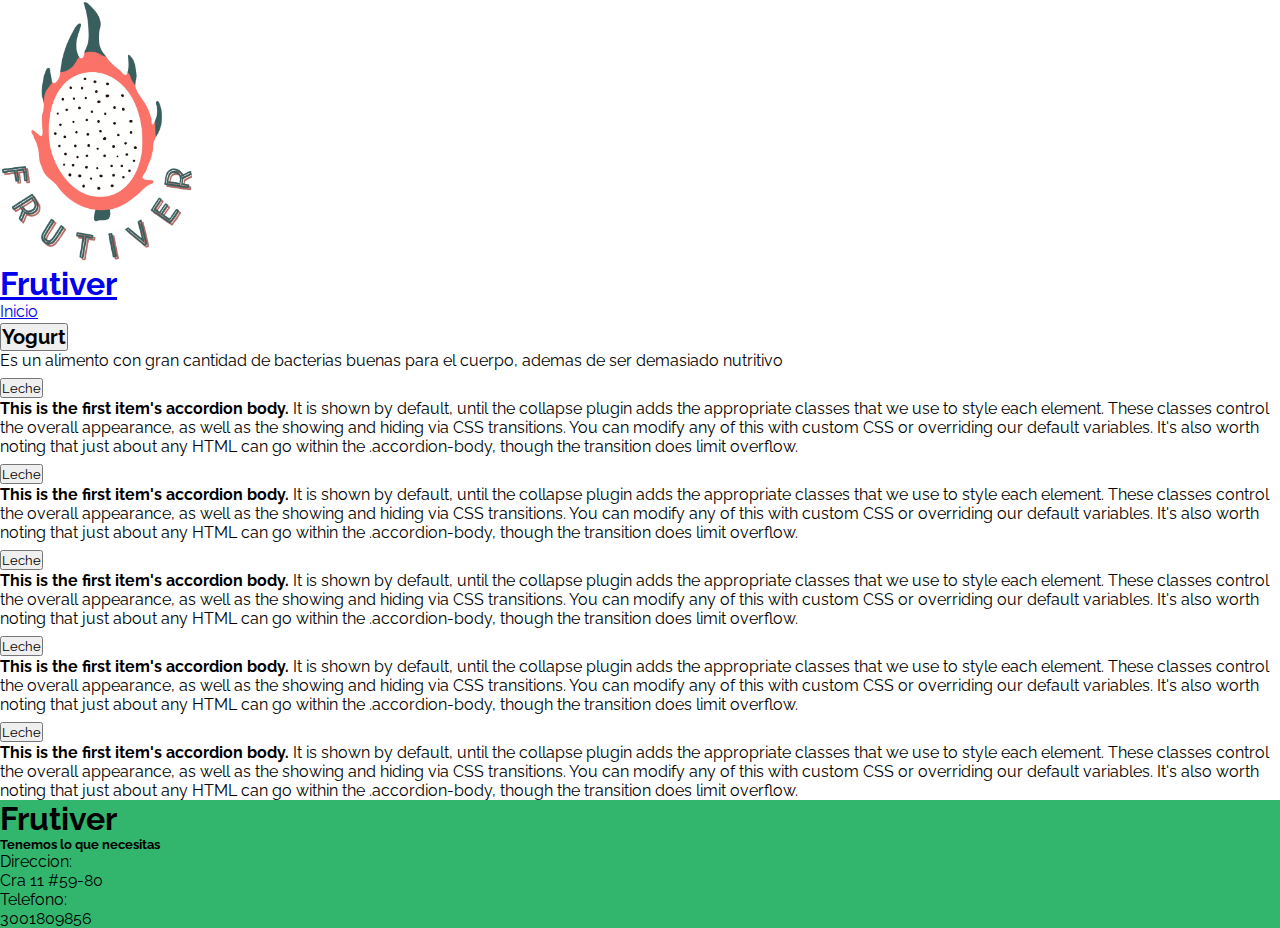
<file: legumbres.html>
<!DOCTYPE html>
<html lang="es">
<head>
    <meta charset="UTF-8">
    <meta http-equiv="X-UA-Compatible" content="IE=edge">
    <meta name="viewport" content="width=device-width, initial-scale=1.0">

    <!--Boostrap CSS-->
    <link href="https://cdn.jsdelivr.net/npm/bootstrap@5.2.0-beta1/dist/css/bootstrap.min.css" rel="stylesheet" integrity="sha384-0evHe/X+R7YkIZDRvuzKMRqM+OrBnVFBL6DOitfPri4tjfHxaWutUpFmBp4vmVor" crossorigin="anonymous">

    <!--CSS personalizado-->
    <link rel="stylesheet" href="css/productos_menu.css">


    <!--Google fonts-->
    <link rel="preconnect" href="https://fonts.googleapis.com">
    <link rel="preconnect" href="https://fonts.gstatic.com" crossorigin>
    <link href="https://fonts.googleapis.com/css2?family=Raleway:wght@300&display=swap" rel="stylesheet">

    <title>Lacteos</title>
</head>
<body>
    <nav class="container-fluid bg-info">
        <nav class="navbar navbar-dark d-flex">
            <div class="w-25 ms-5">
                <a class="link-light text-decoration-none d-flex" href="productos.html">
                    <div class="d-flex align-items-center">
                        <img class="img-logo" src="img/My project.png" alt="logo">
                        <h1 class="ms-3">
                            Frutiver
                        </h1>
                    </div>
                </a>
            </div>

            <div class="col-lg-3 col-md-3 col-sm-3 d-flex justify-content-center">
                <a class="btn btn-primary border-0 w-50" href="productos.html">Inicio</a>
            </div>
        </nav>
    </nav>

    <!--acordeon-->
    <div class="d-flex flex-wrap justify-content-center container my-5">
      <div class="col-4 mx-5">
        <div class="accordion" id="accordionExample">
          <div class="accordion-item">
            <h2 class="accordion-header" id="headingOne">
              <button class="accordion-button bg-info" type="button" data-bs-toggle="collapse" data-bs-target="#uno" aria-expanded="true" aria-controls="collapseOne">
                <h2 class="text-light">
                  Yogurt
                </h2>
              </button>
            </h2>
            <div id="uno" class="accordion-collapse collapse show" aria-labelledby="uno" data-bs-parent="#accordionExample">
              <div class="accordion-body">
                Es un alimento con gran cantidad de bacterias buenas para el cuerpo, ademas de ser demasiado nutritivo
              </div>
            </div>
          </div>
        </div>
      </div>

      <div class="col-4 mx-5">
        <div class="accordion" id="accordionExample">
          <div class="accordion-item">
            <h2 class="accordion-header" id="headingOne">
              <button class="accordion-button bg-info" type="button" data-bs-toggle="collapse" data-bs-target="#dos" aria-expanded="true" aria-controls="dos">
                Leche
              </button>
            </h2>
            <div id="dos" class="accordion-collapse collapse show" aria-labelledby="dos" data-bs-parent="#dos">
              <div class="accordion-body">
                <strong>This is the first item's accordion body.</strong> It is shown by default, until the collapse plugin adds the appropriate classes that we use to style each element. These classes control the overall appearance, as well as the showing and hiding via CSS transitions. You can modify any of this with custom CSS or overriding our default variables. It's also worth noting that just about any HTML can go within the <code>.accordion-body</code>, though the transition does limit overflow.
              </div>
            </div>
          </div>
        </div>
      </div>

      <div class="col-4 mx-5">
        <div class="accordion" id="accordionExample">
          <div class="accordion-item">
            <h2 class="accordion-header" id="headingOne">
              <button class="accordion-button bg-info" type="button" data-bs-toggle="collapse" data-bs-target="#collapseOne" aria-expanded="true" aria-controls="collapseOne">
                Leche
              </button>
            </h2>
            <div id="collapseOne" class="accordion-collapse collapse show" aria-labelledby="headingOne" data-bs-parent="#accordionExample">
              <div class="accordion-body">
                <strong>This is the first item's accordion body.</strong> It is shown by default, until the collapse plugin adds the appropriate classes that we use to style each element. These classes control the overall appearance, as well as the showing and hiding via CSS transitions. You can modify any of this with custom CSS or overriding our default variables. It's also worth noting that just about any HTML can go within the <code>.accordion-body</code>, though the transition does limit overflow.
              </div>
            </div>
          </div>
        </div>
      </div>

      <div class="col-4 mx-5">
        <div class="accordion" id="accordionExample">
          <div class="accordion-item">
            <h2 class="accordion-header" id="headingOne">
              <button class="accordion-button bg-info" type="button" data-bs-toggle="collapse" data-bs-target="#collapseOne" aria-expanded="true" aria-controls="collapseOne">
                Leche
              </button>
            </h2>
            <div id="collapseOne" class="accordion-collapse collapse show" aria-labelledby="headingOne" data-bs-parent="#accordionExample">
              <div class="accordion-body">
                <strong>This is the first item's accordion body.</strong> It is shown by default, until the collapse plugin adds the appropriate classes that we use to style each element. These classes control the overall appearance, as well as the showing and hiding via CSS transitions. You can modify any of this with custom CSS or overriding our default variables. It's also worth noting that just about any HTML can go within the <code>.accordion-body</code>, though the transition does limit overflow.
              </div>
            </div>
          </div>
        </div>
      </div>

      <div class="col-4 mx-5">
        <div class="accordion" id="accordionExample">
          <div class="accordion-item">
            <h2 class="accordion-header" id="headingOne">
              <button class="accordion-button bg-info" type="button" data-bs-toggle="collapse" data-bs-target="#collapseOne" aria-expanded="true" aria-controls="collapseOne">
                Leche
              </button>
            </h2>
            <div id="collapseOne" class="accordion-collapse collapse show" aria-labelledby="headingOne" data-bs-parent="#accordionExample">
              <div class="accordion-body">
                <strong>This is the first item's accordion body.</strong> It is shown by default, until the collapse plugin adds the appropriate classes that we use to style each element. These classes control the overall appearance, as well as the showing and hiding via CSS transitions. You can modify any of this with custom CSS or overriding our default variables. It's also worth noting that just about any HTML can go within the <code>.accordion-body</code>, though the transition does limit overflow.
              </div>
            </div>
          </div>
        </div>
      </div>

      <div class="col-4 mx-5">
        <div class="accordion" id="accordionExample">
          <div class="accordion-item">
            <h2 class="accordion-header" id="headingOne">
              <button class="accordion-button bg-info" type="button" data-bs-toggle="collapse" data-bs-target="#collapseOne" aria-expanded="true" aria-controls="collapseOne">
                Leche
              </button>
            </h2>
            <div id="collapseOne" class="accordion-collapse collapse show" aria-labelledby="headingOne" data-bs-parent="#accordionExample">
              <div class="accordion-body">
                <strong>This is the first item's accordion body.</strong> It is shown by default, until the collapse plugin adds the appropriate classes that we use to style each element. These classes control the overall appearance, as well as the showing and hiding via CSS transitions. You can modify any of this with custom CSS or overriding our default variables. It's also worth noting that just about any HTML can go within the <code>.accordion-body</code>, though the transition does limit overflow.
              </div>
            </div>
          </div>
        </div>
      </div>
    </div>
    
    <!--Footer-->
    <div class="footer d-flex flex-lg-row flex-md-column flex-sm-column py-4 bg-info">
      <!--Iz-footer-->
      <div class="col text-center d-flex flex-column justify-content-center">
          <h1 class="t_footer text-success">
              Frutiver
          </h1>
          <h5 class="fw-bolder text-light">
              Tenemos lo que necesitas
          </h5>
      </div>

      <!--D-footer-->
      <div class="col text-center d-flex flex-column justify-content-center">
          <div class="text-light">
              <label for="direccion">
                  Direccion:
              </label>
              <p name="direccion">
                  Cra 11 #59-80
              </p>
          </div>

          <div class="text-light">
              <label for="telefono">
                  Telefono:
              </label>
              <p name="telefono">
                  3001809856
              </p>
          </div>
      </div>
    </div>



    <!--Bootstrap JS-->
    <script src="https://cdn.jsdelivr.net/npm/bootstrap@5.2.0-beta1/dist/js/bootstrap.bundle.min.js" integrity="sha384-pprn3073KE6tl6bjs2QrFaJGz5/SUsLqktiwsUTF55Jfv3qYSDhgCecCxMW52nD2" crossorigin="anonymous"></script>



</body>
</html>
</file>
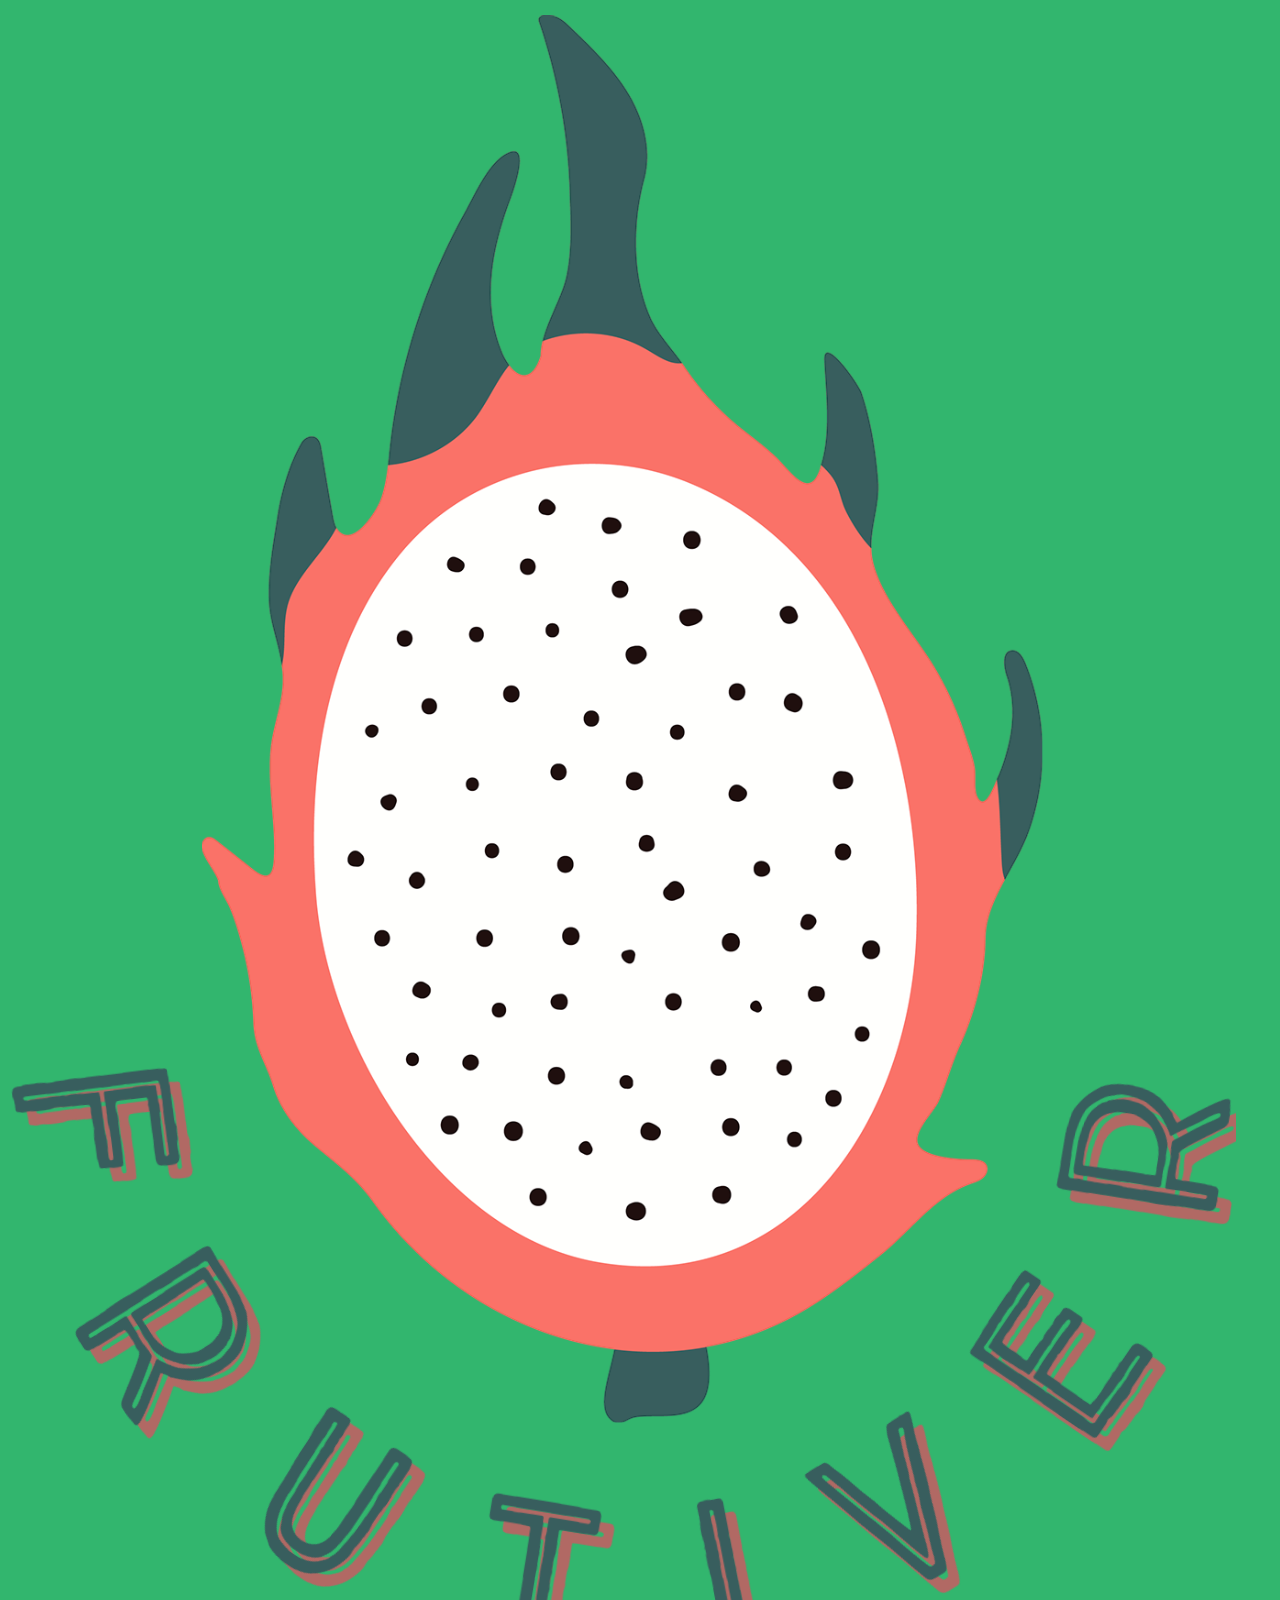
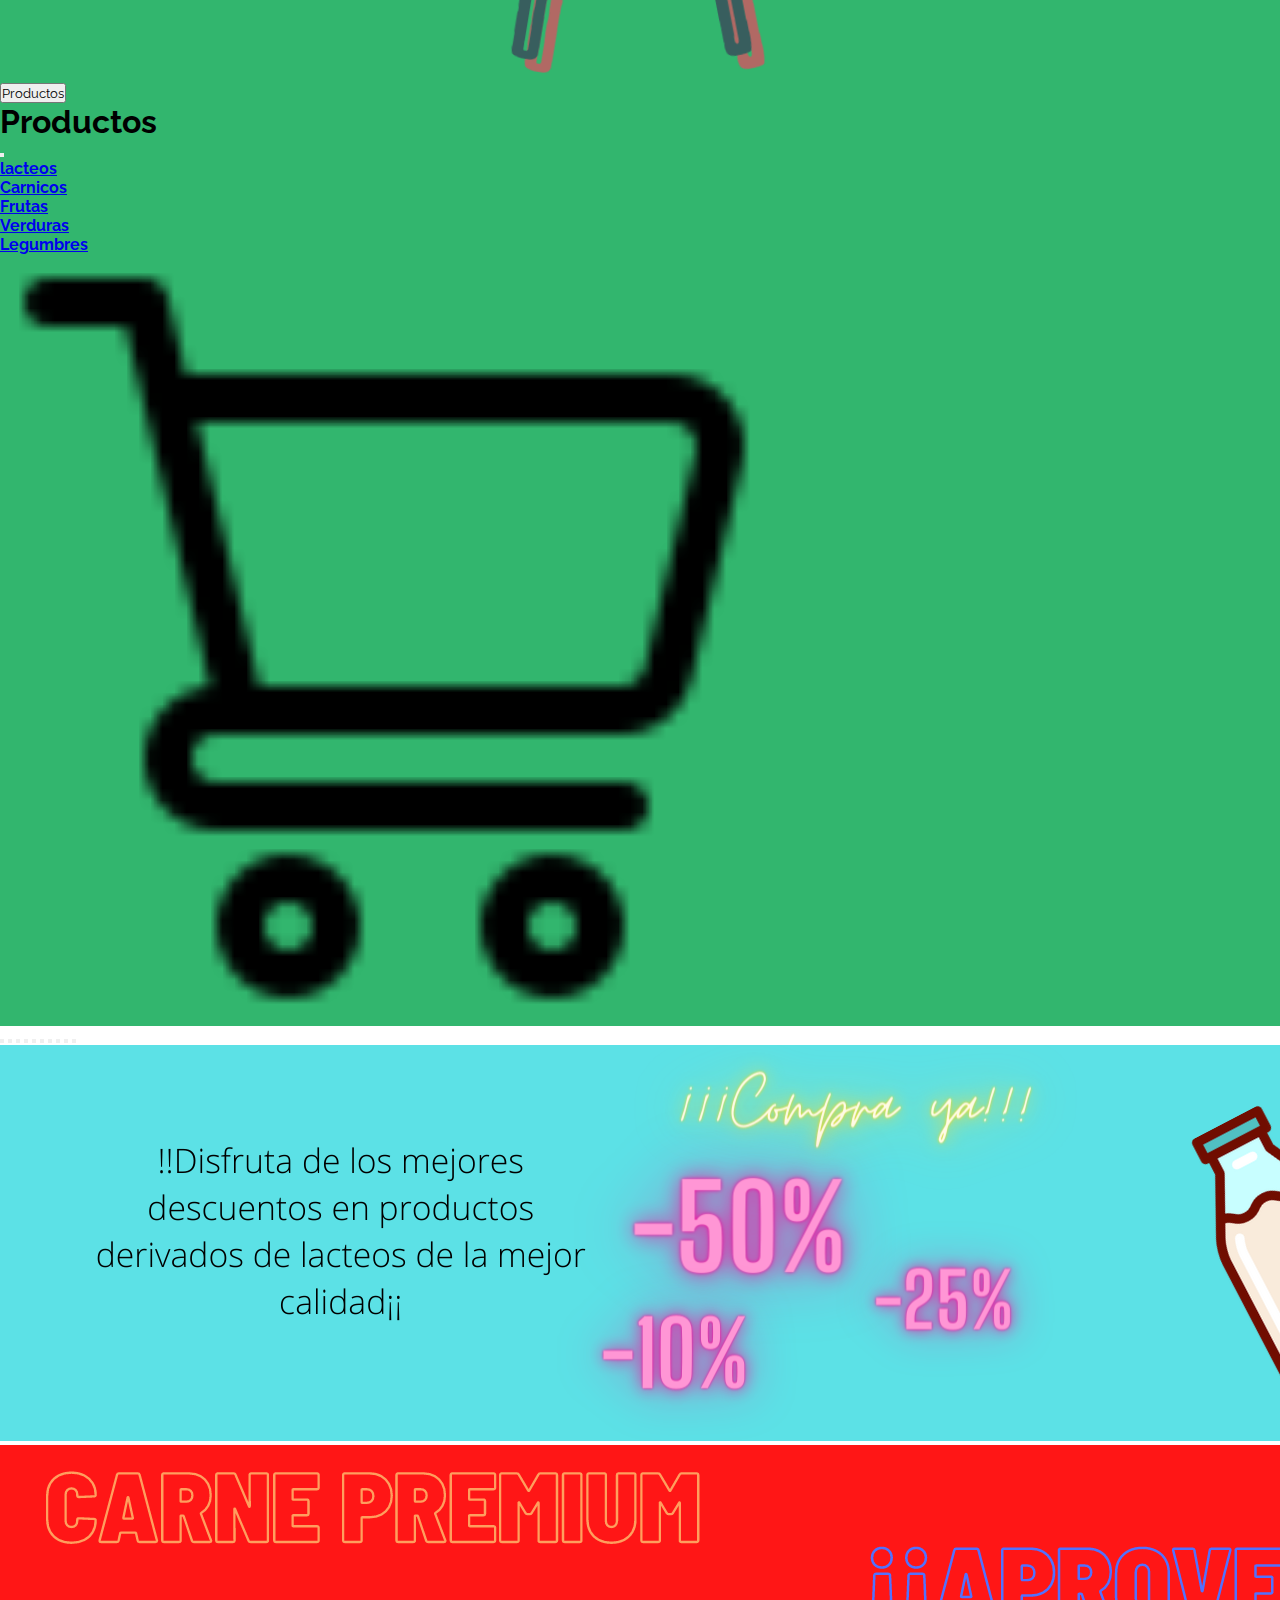
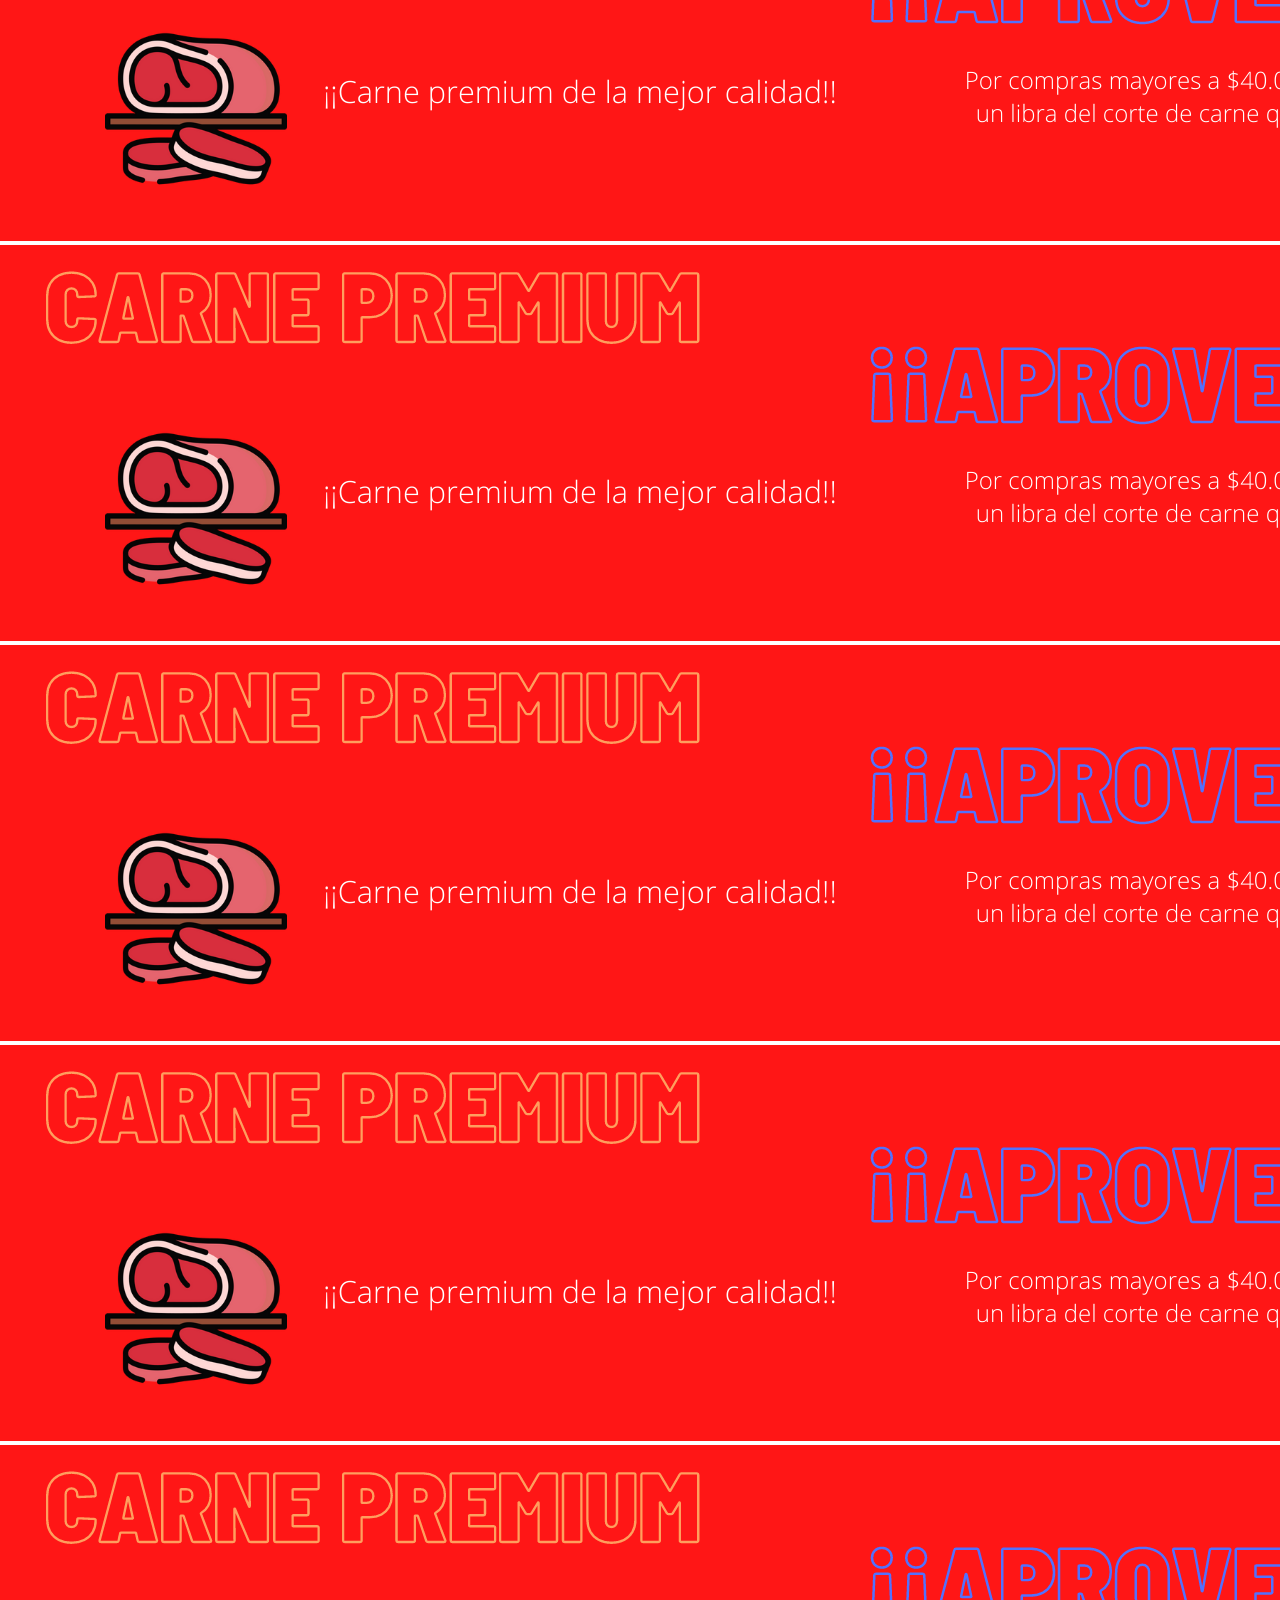
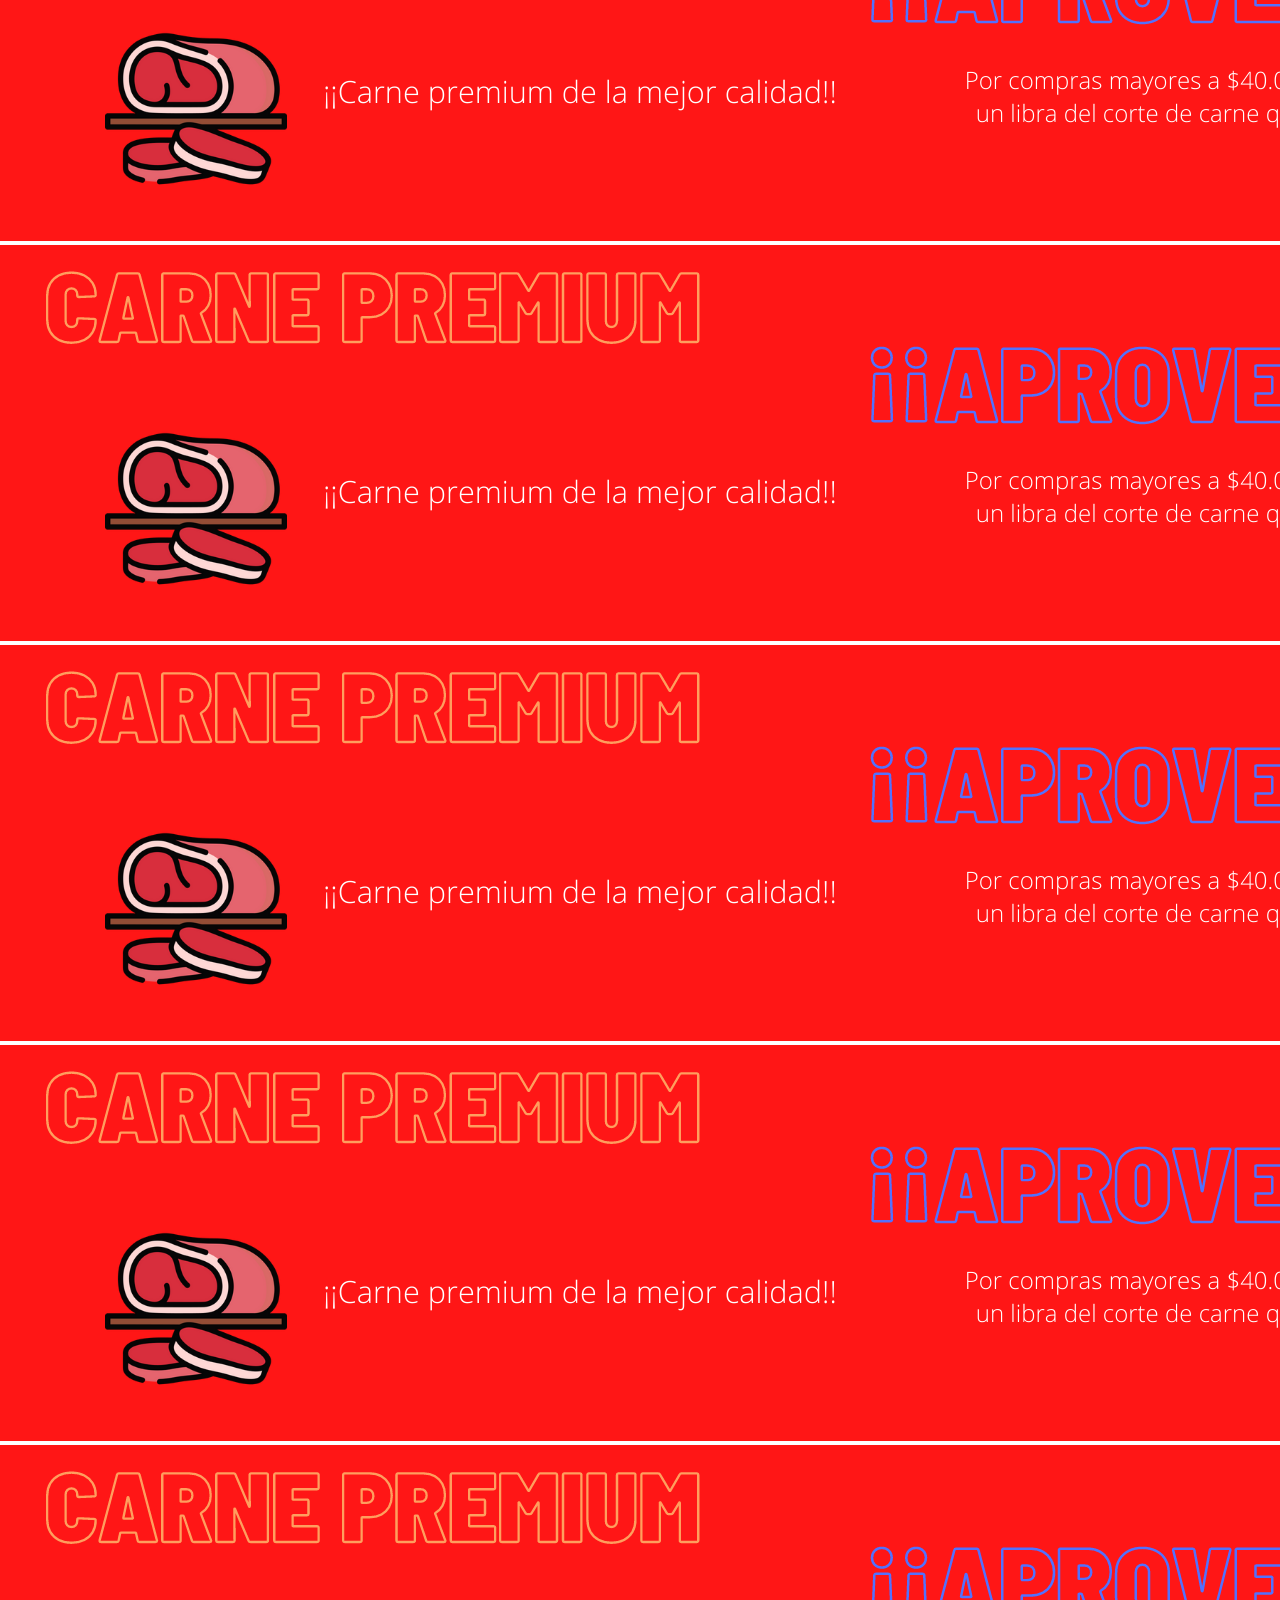
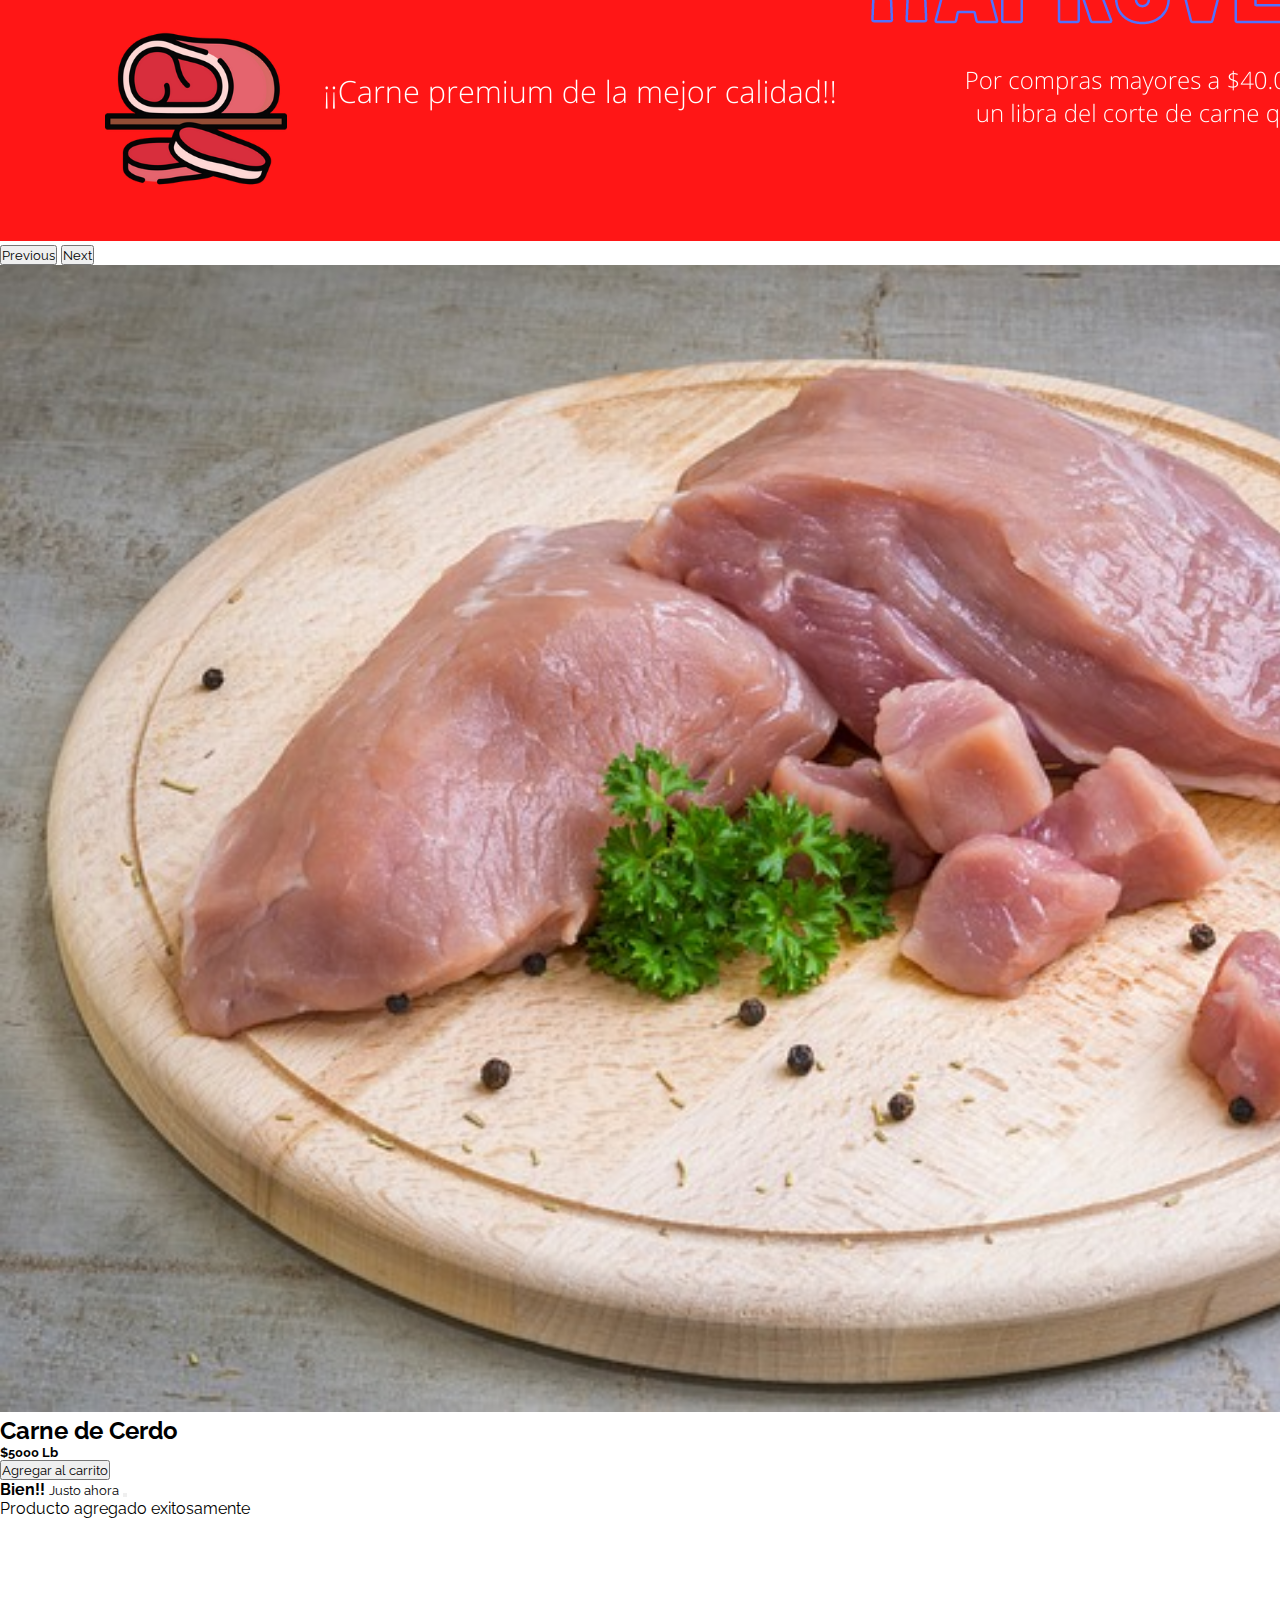
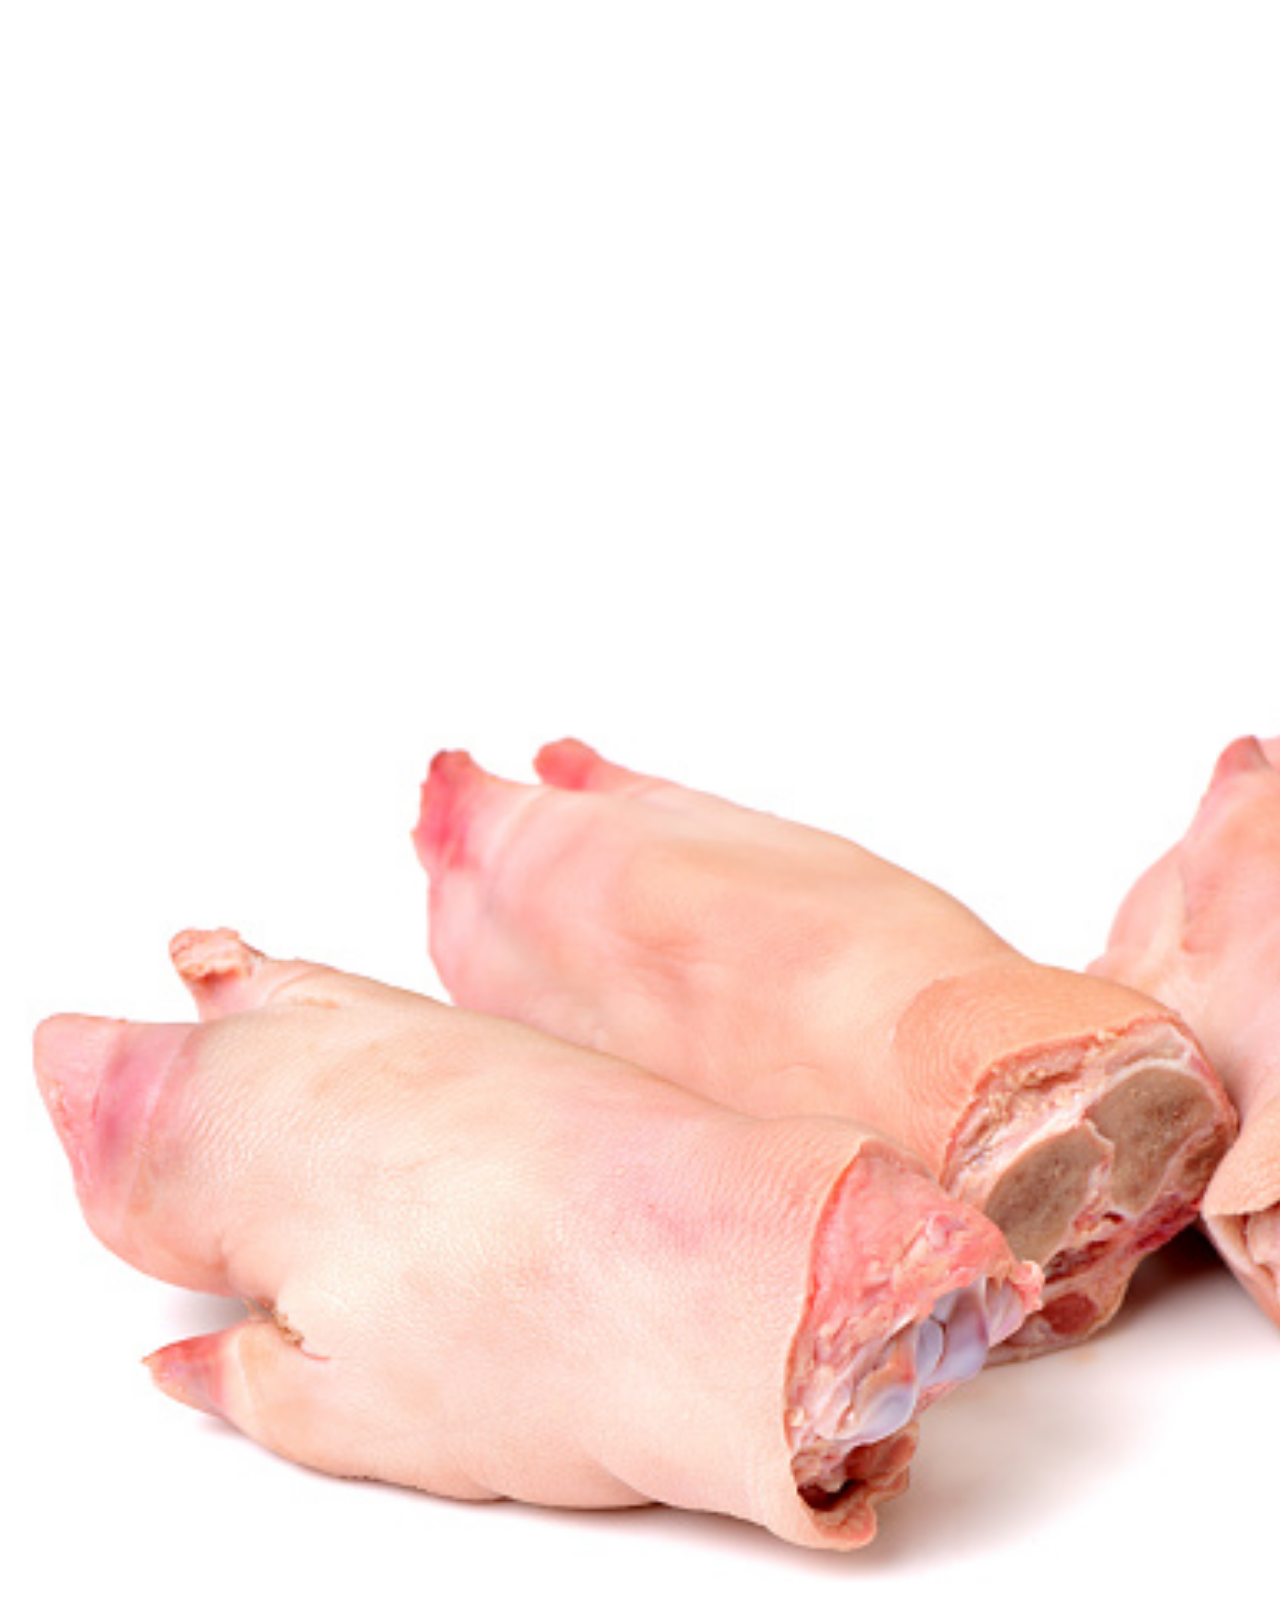
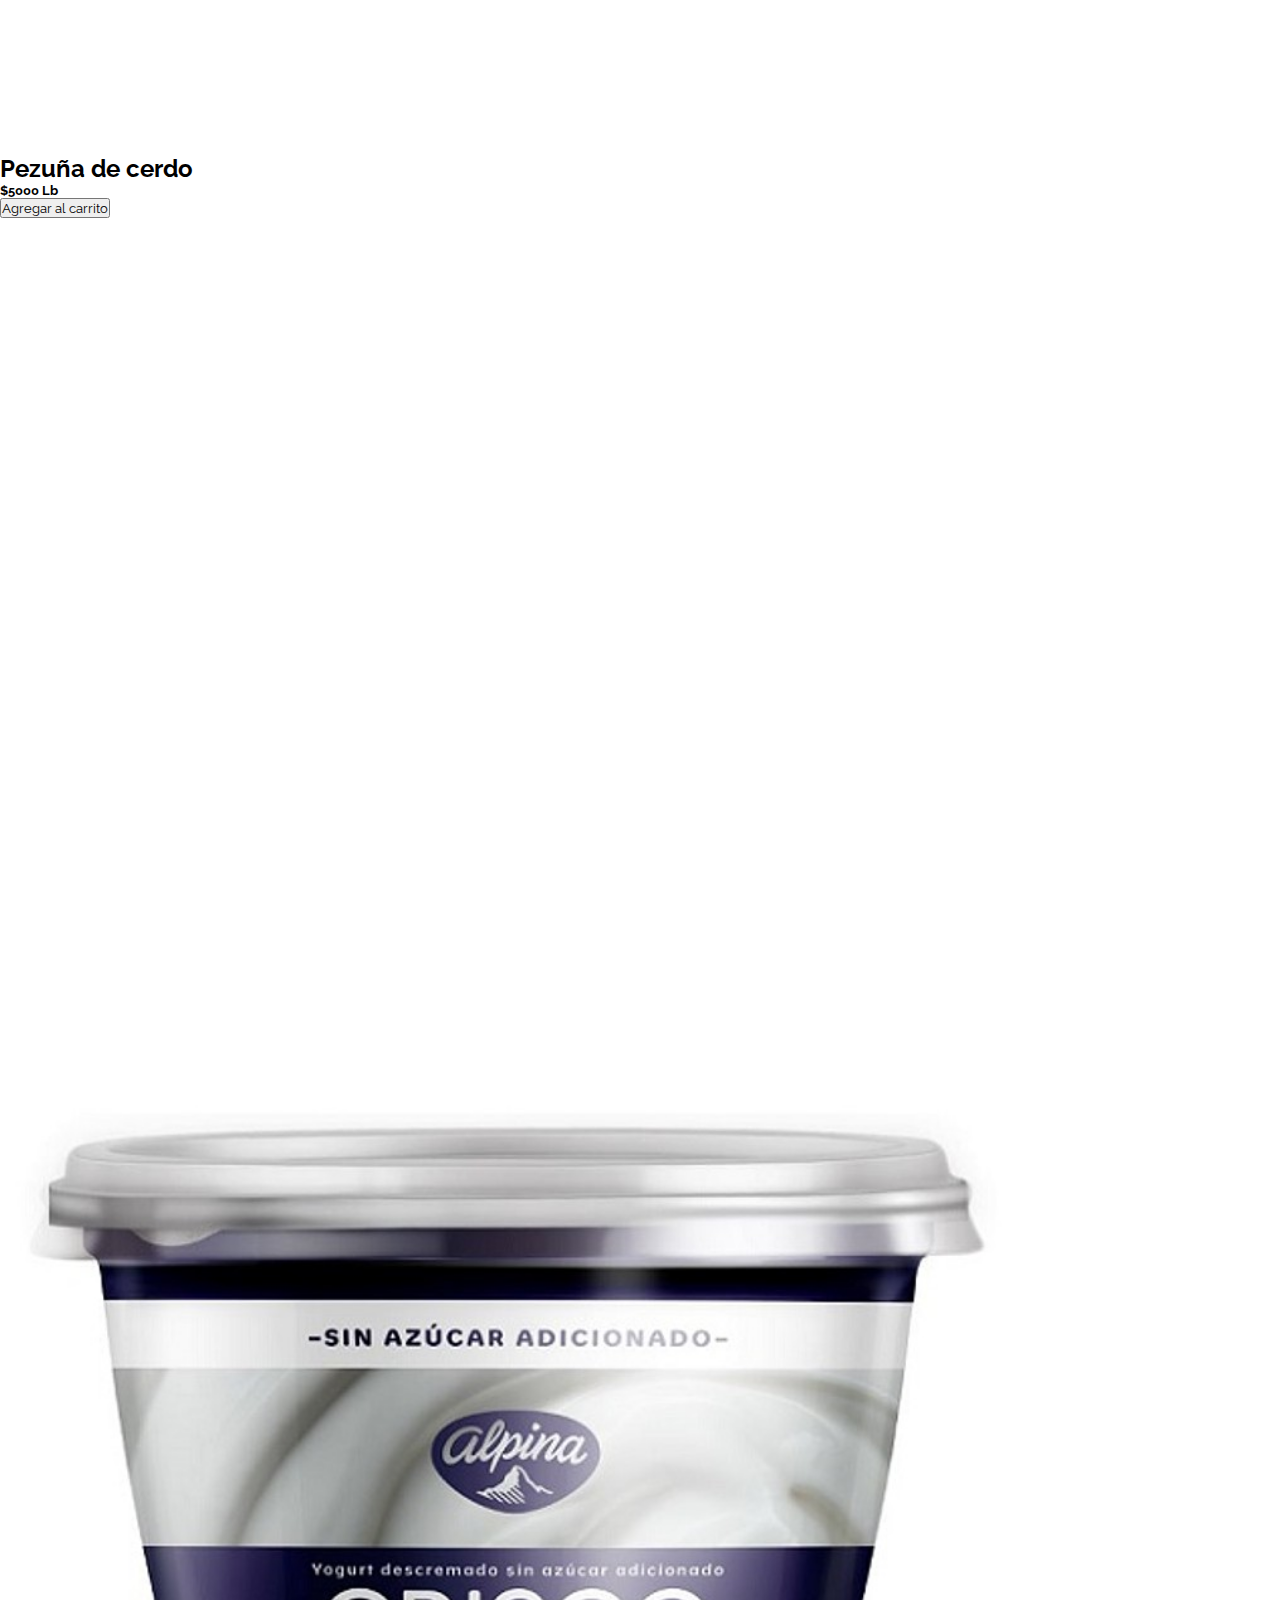
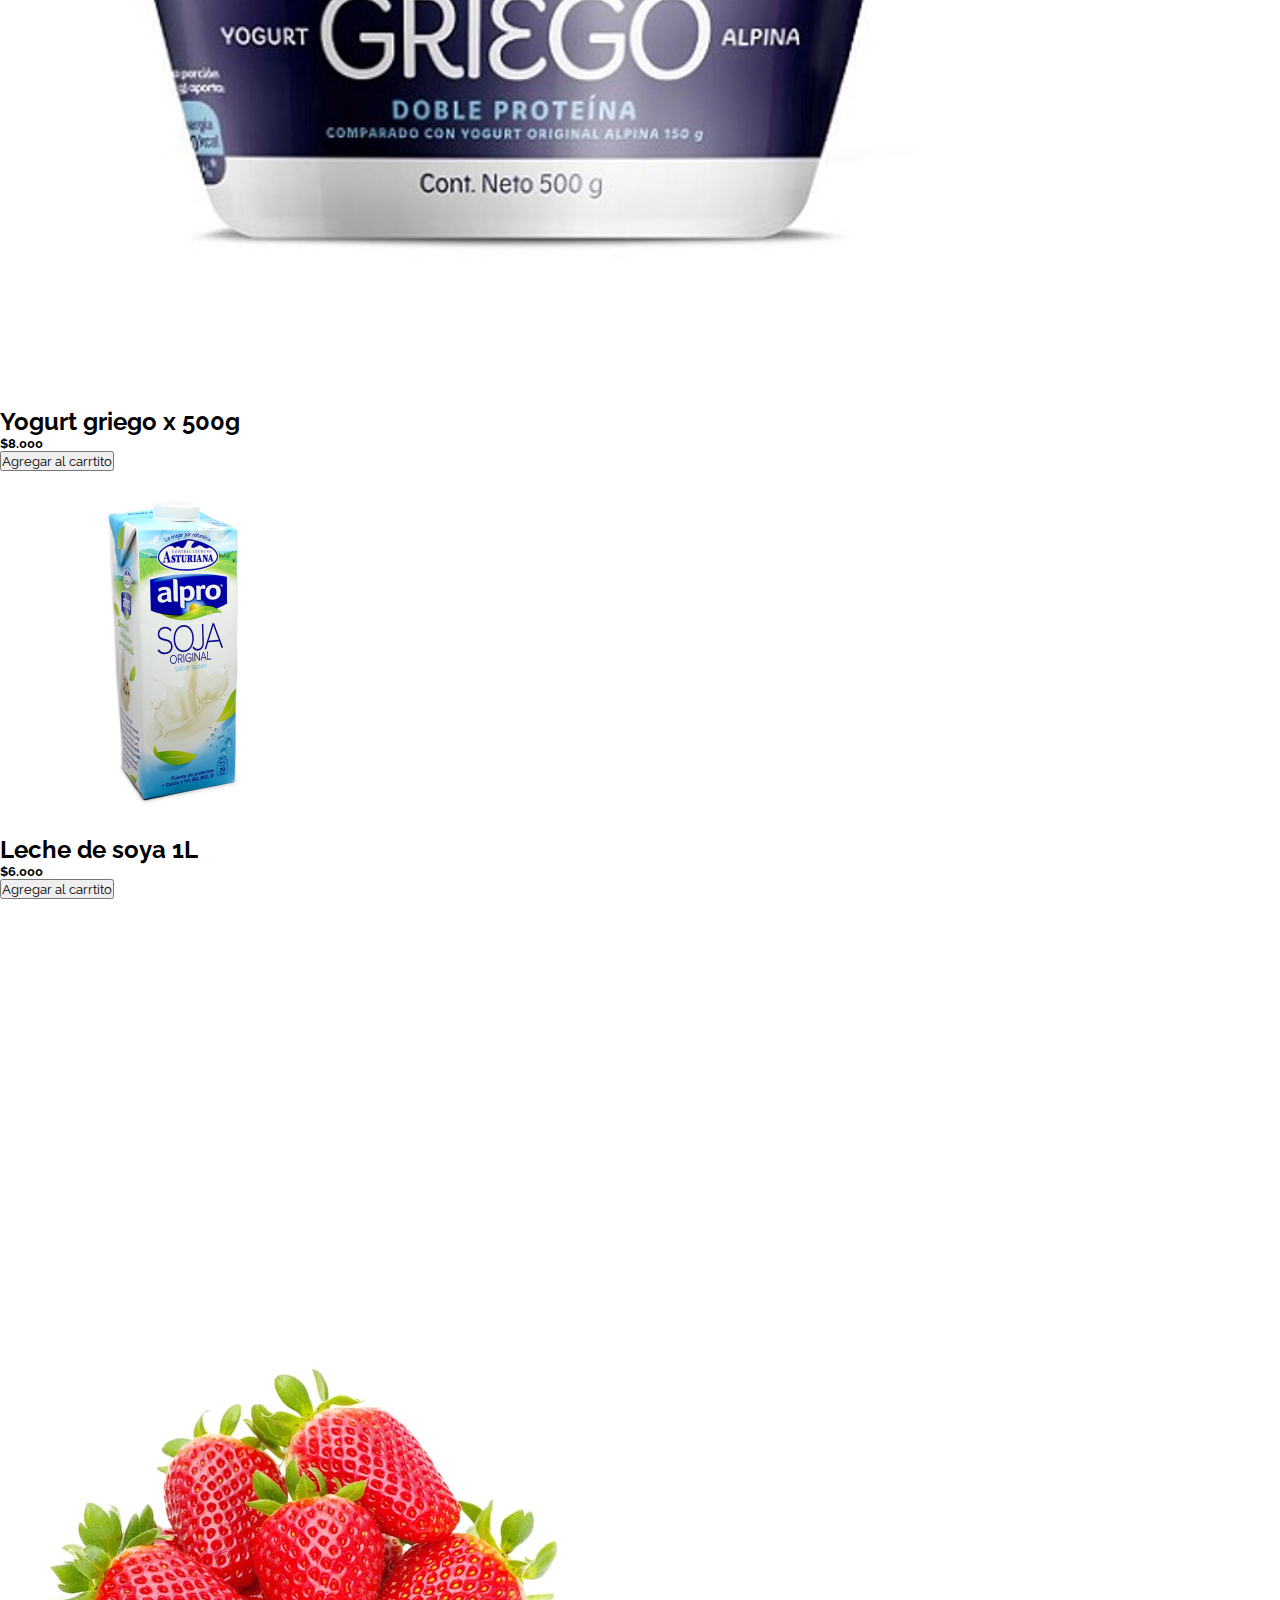
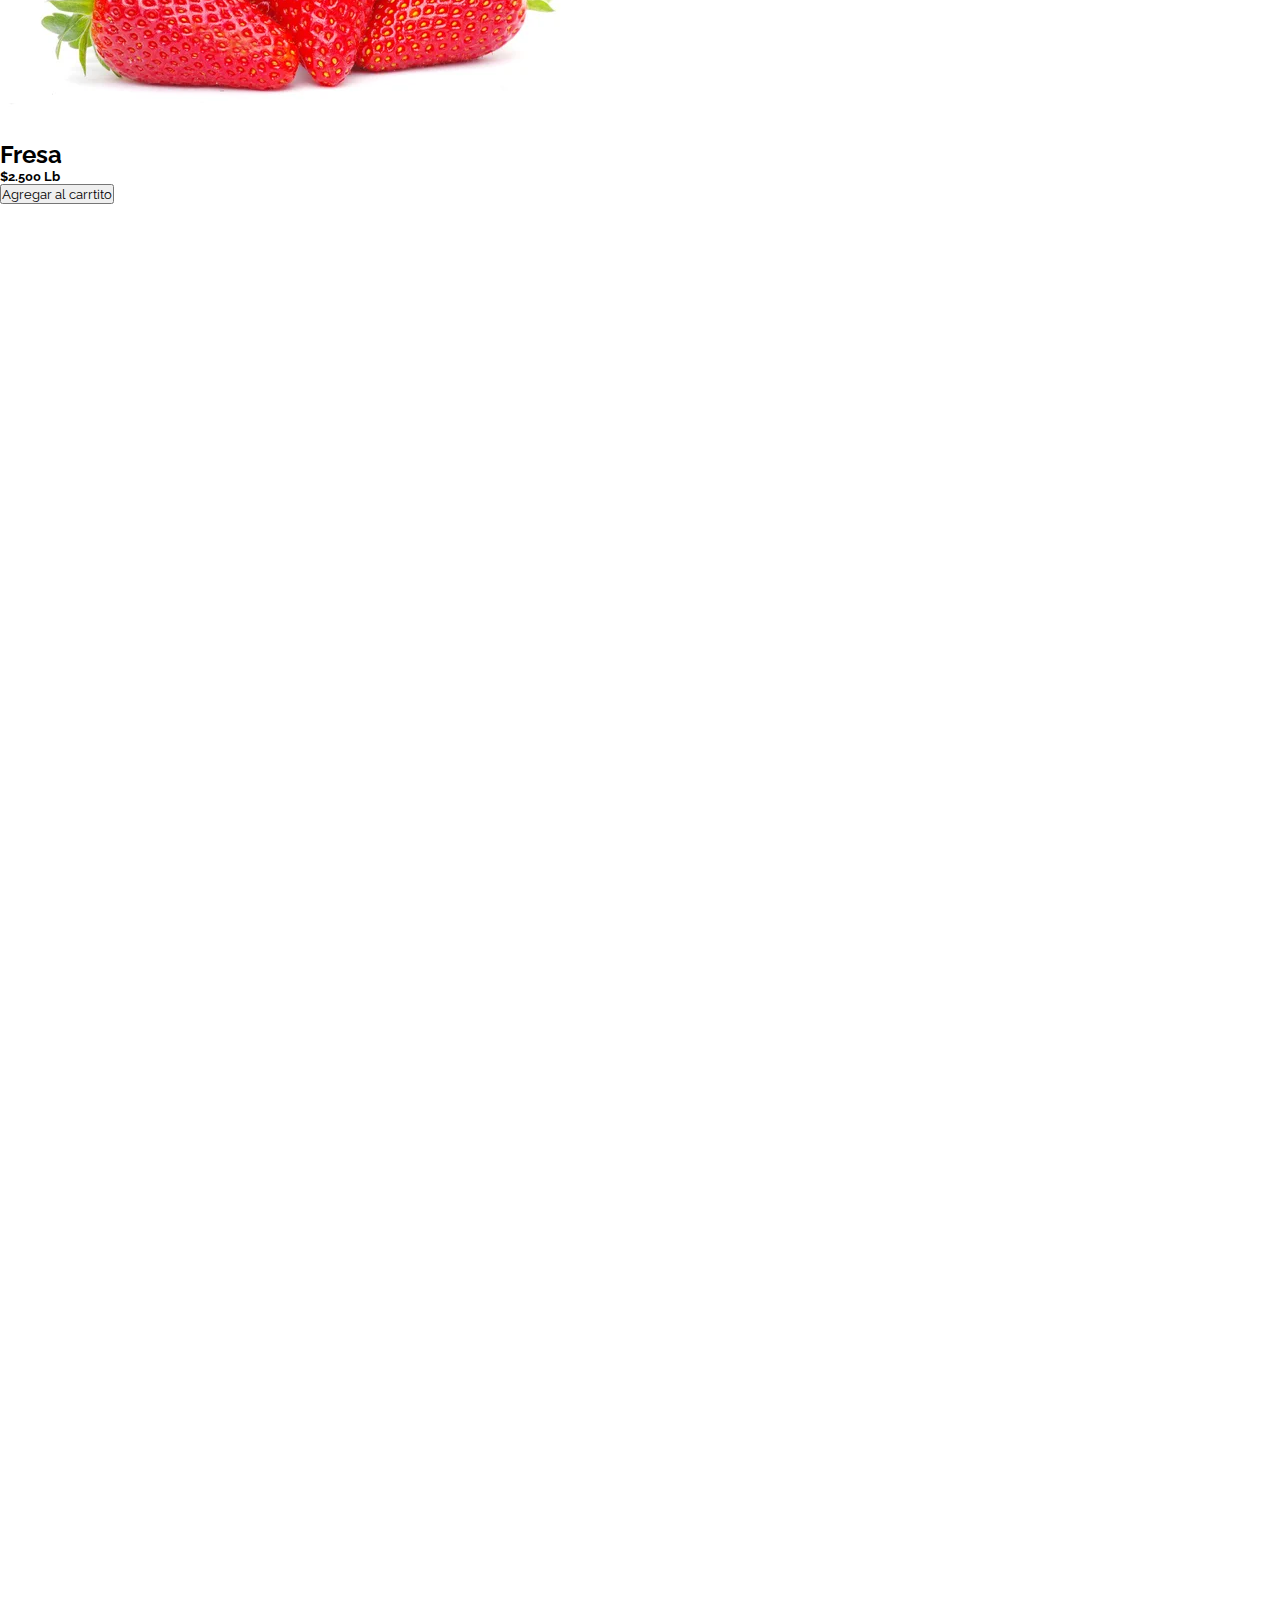
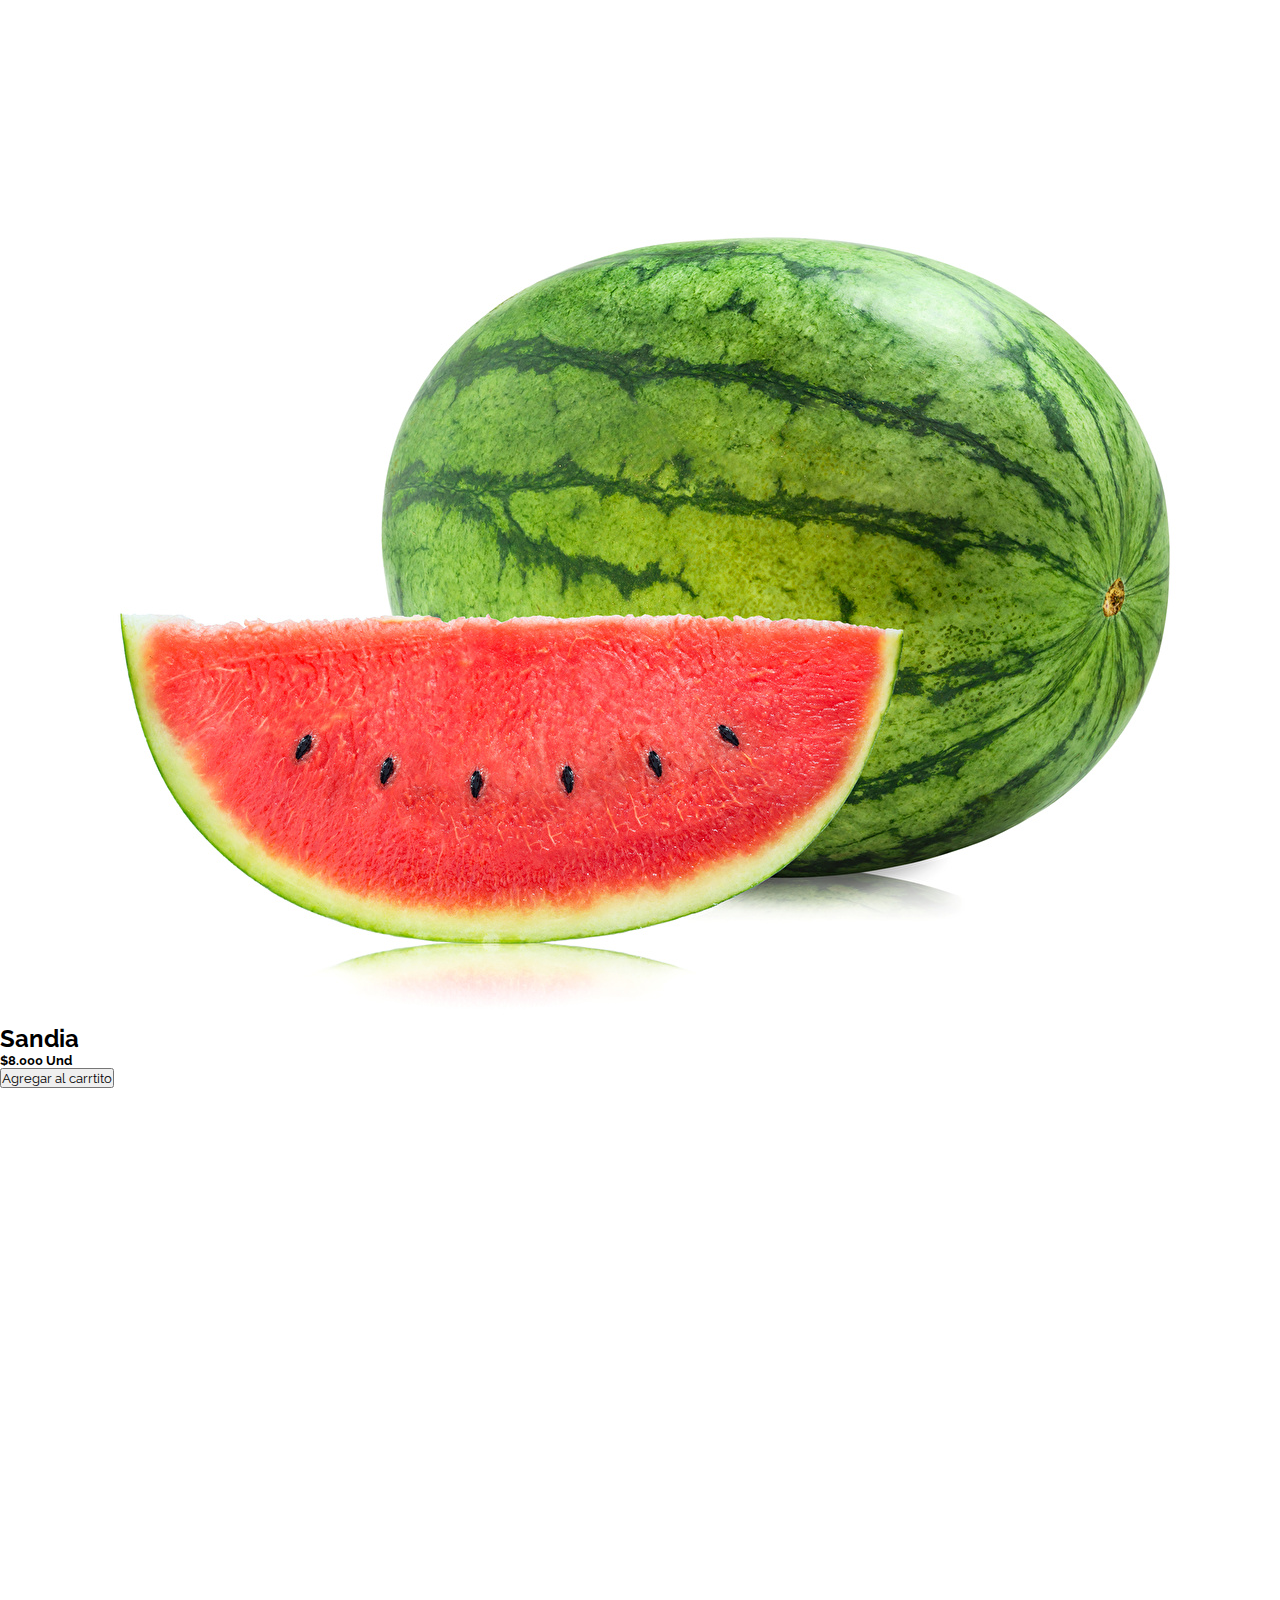
<file: productos.html>
<!DOCTYPE html>
<html lang="es">
<head>
    <meta charset="UTF-8">
    <meta http-equiv="X-UA-Compatible" content="IE=edge">
    <meta name="viewport" content="width=device-width, initial-scale=1.0">

    <!--Google fonts-->
    <link rel="preconnect" href="https://fonts.googleapis.com">
    <link rel="preconnect" href="https://fonts.gstatic.com" crossorigin>
    <link href="https://fonts.googleapis.com/css2?family=Raleway:wght@300&display=swap" rel="stylesheet">

    <!--Boostrap CSS-->
    <link href="https://cdn.jsdelivr.net/npm/bootstrap@5.2.0-beta1/dist/css/bootstrap.min.css" rel="stylesheet" integrity="sha384-0evHe/X+R7YkIZDRvuzKMRqM+OrBnVFBL6DOitfPri4tjfHxaWutUpFmBp4vmVor" crossorigin="anonymous">

    <!--CSS personalizado-->
    <link rel="stylesheet" href="css/productos.css">

    <!--jS-->

    <title>Frutiver</title>
</head>
<body>
    
    <!--Encabezado-->
    <nav class="navbar encabezado d-flex align-items-center sticky-lg-top sticky-md-top">
        <div class="container-fluid">
            <nav class="logo col-sm-2 d-flex justify-content-center mx-sm-5">
                <img class="img-logo w-25" src="img/My project.png" alt="Logo">
            </nav>
    
            <div class="d-flex justify-content-center col-lg-3 col-sm-5">
                <button class="btn btn-success active mx-lg-5 w-50" type="button" data-bs-toggle="offcanvas" data-bs-target="#offcanvasWithBothOptions" aria-controls="offcanvasWithBothOptions">Productos</button>
        
                <div class="offcanvas offcanvas-start" data-bs-scroll="true" tabindex="-1" id="offcanvasWithBothOptions" aria-labelledby="offcanvasWithBothOptionsLabel">
                    <div class="offcanvas-header bg-success">
                        <h1 class="offcanvas-title" id="offcanvasWithBothOptionsLabel">
                            Productos
                        </h1>
                        <button type="button" class="btn-close" data-bs-dismiss="offcanvas" aria-label="Close"></button>
                    </div>

                    <div class="offcanvas-body">
                        <div class=" mx-3">
                            <a class="link-success text-decoration-none fw-bold" href="lacteos.html">
                                <h4>
                                    lacteos
                                </h4>
                            </a>
                        </div>

                        <div class="mx-3">
                            <a class="link-success text-decoration-none fw-bold" href="carnes.html">
                                <h4>
                                    Carnicos
                                </h4>
                            </a>
                        </div>

                        <div class="mx-3">
                            <a class="link-success text-decoration-none fw-bold" href="frutas.html">
                                <h4>
                                    Frutas
                                </h4>
                            </a>
                        </div>

                        <div class="mx-3">
                            <a class="link-success text-decoration-none fw-bold" href="verduras.html">
                                <h4>
                                    Verduras
                                </h4>
                            </a>
                        </div>

                        <div class="mx-3">
                            <a class="link-success text-decoration-none fw-bold" href="legumbres.html">
                                <h4>
                                    Legumbres
                                </h4>
                            </a>
                        </div>
                    </div>
                </div>

                <div class="ms-lg-0 ms-sm-4">
                    <a href="carrito.html">
                        <img src="img/carro-de-la-carretilla.png" width="60%" alt="">
                    </a>
                </div>
            </div>
        </div>
    </nav>





    <!--Carrusel-->
    <div id="carouselExampleIndicators" class="carousel slide" data-bs-ride="true">
        <div class="carousel-indicators">
          <button type="button" data-bs-target="#carouselExampleIndicators" data-bs-slide-to="0" class="active" aria-current="true" aria-label="Slide 1"></button>
          <button type="button" data-bs-target="#carouselExampleIndicators" data-bs-slide-to="1" aria-label="Slide 2"></button>
          <button type="button" data-bs-target="#carouselExampleIndicators" data-bs-slide-to="2" aria-label="Slide 3"></button>
          <button type="button" data-bs-target="#carouselExampleIndicators" data-bs-slide-to="3" aria-label="Slide 4"></button>
          <button type="button" data-bs-target="#carouselExampleIndicators" data-bs-slide-to="4" aria-label="Slide 5"></button>
          <button type="button" data-bs-target="#carouselExampleIndicators" data-bs-slide-to="5" aria-label="Slide 6"></button>
          <button type="button" data-bs-target="#carouselExampleIndicators" data-bs-slide-to="6" aria-label="Slide 7"></button>
          <button type="button" data-bs-target="#carouselExampleIndicators" data-bs-slide-to="7" aria-label="Slide 8"></button>
          <button type="button" data-bs-target="#carouselExampleIndicators" data-bs-slide-to="8" aria-label="Slide 9"></button>
          <button type="button" data-bs-target="#carouselExampleIndicators" data-bs-slide-to="9" aria-label="Slide 10"></button>
        </div>
        <div class="carousel-inner">
          <div class="carousel-item active">
            <img src="img/¡¡¡Compra ya!!!.png" class="d-block w-100" alt="...">
          </div>
          <div class="carousel-item">
            <img src="img/carne (1).png" class="d-block w-100" alt="...">
          </div>
          <div class="carousel-item">
            <img src="img/carne (1).png" class="d-block w-100" alt="...">
          </div>
          <div class="carousel-item">
            <img src="img/carne (1).png" class="d-block w-100" alt="...">
          </div>
          <div class="carousel-item">
            <img src="img/carne (1).png" class="d-block w-100" alt="...">
          </div>
          <div class="carousel-item">
            <img src="img/carne (1).png" class="d-block w-100" alt="...">
          </div>
          <div class="carousel-item">
            <img src="img/carne (1).png" class="d-block w-100" alt="...">
          </div>
          <div class="carousel-item">
            <img src="img/carne (1).png" class="d-block w-100" alt="...">
          </div>
          <div class="carousel-item">
            <img src="img/carne (1).png" class="d-block w-100" alt="...">
          </div>
          <div class="carousel-item">
            <img src="img/carne (1).png" class="d-block w-100" alt="...">
          </div>
        </div>
        <button class="carousel-control-prev" type="button" data-bs-target="#carouselExampleIndicators" data-bs-slide="prev">
          <span class="carousel-control-prev-icon" aria-hidden="true"></span>
          <span class="visually-hidden">Previous</span>
        </button>
        <button class="carousel-control-next" type="button" data-bs-target="#carouselExampleIndicators" data-bs-slide="next">
          <span class="carousel-control-next-icon" aria-hidden="true"></span>
          <span class="visually-hidden">Next</span>
        </button>
      </div>

    <!--Cajas Productos-->
    <div class="rejilla my-5 d-flex flex-wrap justify-content-evenly">
        <div class="card col-lg-3 col-md-9 my-3 mx-3 border-top-0 border-start-0 border-end-0 border-bottom border-3 border-danger shadow">
            <div class="d-flex justify-content-center">
                <img class="img rounded-top" src="img/pork-523102_640.jpg"  alt="">
            </div>

            <div class="card-body d-flex align-items-center">
                <h2 class="text-success me-auto">
                    Carne de Cerdo
                </h2>

                <h5 class="text-success">
                    $5000 Lb
                </h5>
            </div>

            <div class="mb-3 d-flex justify-content-center align-items-center">
                <button type="button" class="btn btn-outline-success" id="liveToastBtn">Agregar al carrito</button>

                <div class="toast-container position-fixed bottom-0 end-0 p-3">
                <div id="liveToast" class="toast" role="alert" aria-live="assertive" aria-atomic="true">
                    <div class="toast-header bg-success text-dark">
                    <strong class="me-auto">Bien!!</strong>
                    <small>Justo ahora</small>
                    <button type="button" class="btn-close" data-bs-dismiss="toast" aria-label="Close"></button>
                    </div>
                    <div class="toast-body">
                    Producto agregado exitosamente
                    </div>
                </div>
                </div>
            </div>
        </div>

        <div class="card col-lg-3 col-md-9 mx-3 my-3 border-top-0 border-start-0 border-end-0 border-bottom border-3 border-danger shadow">
            <div class="d-flex justify-content-center">
                <img class="img rounded-top" src="img/flesh-1769187_640.jpg" alt="">
            </div>

            <div class="card-body d-flex align-items-center">
                <h2 class="text-success me-auto">
                    Carne de res
                </h2>

                <h5 class="text-success text-center">
                    $2.500 kg
                </h5>
            </div>

            <div class="mb-3 d-flex justify-content-center align-content-center">
                <button class="btn btn-outline-success">
                    Agregar a carrito
                </button>
            </div>
        </div>

        <div class="card col-lg-3 col-md-9 mx-3 my-3 border-top-0 border-start-0 border-end-0 border-bottom border-3 border-danger shadow">
            <div class="d-flex justify-content-center">
                <img class="img rounded-top" src="img/tocino.webp" width="10%" alt="">
            </div>

            <div class="card-body d-flex align-items-center">
                <h2 class="text-success">
                    Paquete tocineta ahumada
                </h2>

                <h5 class="text-success text-center">
                    $5.000 und
                </h5>
            </div>

            <div class="mb-3 d-flex justify-content-center align-items-center">
                <button class="btn btn-outline-success">
                    Agregar al carrito
                </button>
            </div>
        </div>

        <div class="card col-lg-3 col-md-9 col-sm-10 my-3 mx-3 border-top-0 border-start-0 border-end-0 border-bottom border-3 border-danger shadow">
            <div class="">
                <img class="rounded-top" src="img/pezuña.jpg" width="100%" alt="">
            </div>

            <div class="card-body d-flex align-items-center">
                <h2 class="text-success me-auto">
                    Pezuña de cerdo
                </h2>

                <h5 class="text-success">
                    $5000 Lb
                </h5>
            </div>

            <div class="d-flex justify-content-center mb-3">
                <button class="btn btn-outline-success">
                    Agregar al carrito
                </button>
            </div>
        </div>

        <div class="card col-lg-3 col-md-9 my-3 mx-3 border-top-0 border-start-0 border-end-0 border-bottom border-3 border-danger shadow">
            <div class="">
                <img class="img rounded-top" src="img/chuleta.jpg" alt="">
            </div>

            <div class="card-body d-flex align-items-center">
                <h2 class="text-success me-auto">
                    Chuleta de cerdo
                </h2>

                <h5 class="text-success">
                    $8000 Lb
                </h5>
            </div>

            <div class="d-flex justify-content-center mb-3">
                <button class="btn btn-outline-success">
                    Agregar al carrito
                </button>
            </div>
        </div>
        <div class="card col-lg-3 col-md-9 my-3 mx-3 border-top-0 border-start-0 border-end-0 border-bottom border-3 border-danger shadow">
            <div class="d-flex justify-content-center">
                <img class="img rounded-top" src="img/colombinas.jpg" alt="">
            </div>

            <div class="card-body d-flex align-items-center">
                <h2 class="text-success">
                    Pierna pernil
                </h2>

                <h5 class="ms-auto text-success">
                    $6.500 Lb
                </h5>
            </div>

            <div class="mb-3 d-flex justify-content-center">
                <button class="btn btn-outline-success">
                    Agregar al carrito
                </button>
            </div>
        </div>

        <!--Lacteos-->

        <div class="card col-lg-3 col-md-9 my-3 mx-3 border-top-0 border-start-0 border-end-0 border-bottom border-3 border-dark shadow">
            <div class="d-flex justify-content-center">
                <img  src="img/yougurt griego.jpg" width="60%" alt="imagen">
            </div>

            <div class="card-body d-flex align-items-center text-success">
                <h2>
                    Yogurt griego x 500g
                </h2>

                <h5 class="ms-auto">
                    $8.000
                </h5>
            </div>

            <div class="mb-3 d-flex justify-content-center">
                <button class="btn btn-outline-success">
                    Agregar al carrtito
                </button>
            </div>
        </div>

        <div class="card col-lg-3 col-md-9 my-3 mx-3 border-top-0 border-start-0 border-end-0 border-bottom border-3 border-dark shadow">
            <div class="d-flex justify-content-center">
                <img class="w-50" src="img/lentera.jpg" alt="imagen">
            </div>

            <div class="card-body d-flex align-items-center text-success">
                <h2>
                    Leche entera x 900 ml
                </h2>

                <h5 class="ms-auto">
                    $2.300 Und
                </h5>
            </div>

            <div class="mb-3 d-flex justify-content-center">
                <button class="btn btn-outline-success">
                    Agregar al carrtito
                </button>
            </div>
        </div>

        <div class="card col-lg-3 col-md-9 my-3 mx-3 border-top-0 border-start-0 border-end-0 border-bottom border-3 border-dark shadow">
            <div class="d-flex justify-content-center">
                <img class="w-50" src="img/deslactosada.jpg" alt="imagen">
            </div>

            <div class="card-body d-flex align-items-center text-success">
                <h2>
                    Leche deslactosada x 1300 ml 
                </h2>

                <h5 class="ms-auto">
                    $4.000
                </h5>
            </div>

            <div class="mb-3 d-flex justify-content-center">
                <button class="btn btn-outline-success">
                    Agregar al carrtito
                </button>
            </div>
        </div>

        <div class="card col-lg-3 col-md-9 my-3 mx-3 border-top-0 border-start-0 border-end-0 border-bottom border-3 border-dark shadow">
            <div class="d-flex justify-content-center">
                <img class="w-50" src="img/soya.jpg" alt="imagen">
            </div>

            <div class="card-body d-flex align-items-center text-success">
                <h2>
                    Leche de soya 1L
                </h2>

                <h5 class="ms-auto">
                    $6.000
                </h5>
            </div>

            <div class="mb-3 d-flex justify-content-center">
                <button class="btn btn-outline-success">
                    Agregar al carrtito
                </button>
            </div>
        </div>

        <div class="card col-lg-3 col-md-9 my-3 mx-3 border-top-0 border-start-0 border-end-0 border-bottom border-3 border-dark shadow">
            <div class="d-flex justify-content-center">
                <img class="w-50" src="img/yogurt.jpg" alt="imagen">
            </div>

            <div class="card-body d-flex align-items-center text-success">
                <h2>
                    Yogurt
                </h2>

                <h5 class="ms-auto">
                    $3.500
                </h5>
            </div>

            <div class="mb-3 d-flex justify-content-center">
                <button class="btn btn-outline-success">
                    Agregar al carrtito
                </button>
            </div>
        </div>

        <div class="card col-lg-3 col-md-9 my-3 mx-3 border-top-0 border-start-0 border-end-0 border-bottom border-3 border-dark shadow">
            <div class="d-flex justify-content-center">
                <img class="w-75" src="img/lalmendras.png" alt="imagen">
            </div>

            <div class="card-body d-flex align-items-center text-success">
                <h2>
                    Leche de almendras
                </h2>

                <h5 class="ms-auto">
                    $10.000
                </h5>
            </div>

            <div class="mb-3 d-flex justify-content-center">
                <button class="btn btn-outline-success">
                    Agregar al carrtito
                </button>
            </div>
        </div>

        <!--Frutas-->

        <div class="card col-lg-3 col-md-9 my-3 mx-3 border-top-0 border-start-0 border-end-0 border-bottom border-3 border-primary shadow">
            <div class="d-flex justify-content-center">
                <img class="w-75" src="img/fresa.jpg" alt="imagen">
            </div>

            <div class="card-body d-flex align-items-center text-success">
                <h2>
                    Fresa
                </h2>

                <h5 class="ms-auto">
                    $2.500 Lb
                </h5>
            </div>

            <div class="mb-3 d-flex justify-content-center">
                <button class="btn btn-outline-success">
                    Agregar al carrtito
                </button>
            </div>
        </div>

        <div class="card col-lg-3 my-3 col-md-9 mx-3 border-top-0 border-start-0 border-end-0 border-bottom border-3 border-primary shadow">
            <div class="d-flex justify-content-center">
                <img class="w-75" src="img/manzanaverde.jpg" alt="imagen">
            </div>

            <div class="card-body d-flex align-items-center text-success">
                <h2>
                    Manzana verde
                </h2>

                <h5 class="ms-auto">
                    $3.000 Lb
                </h5>
            </div>

            <div class="mb-3 d-flex justify-content-center">
                <button class="btn btn-outline-success">
                    Agregar al carrtito
                </button>
            </div>
        </div>

        <div class="card col-lg-3 col-md-9 my-3 mx-3 border-top-0 border-start-0 border-end-0 border-bottom border-3 border-primary shadow">
            <div class="d-flex justify-content-center">
                <img class="" src="img/manzanaroja.webp" width="98%" alt="imagen">
            </div>

            <div class="card-body d-flex align-items-center text-success">
                <h2>
                    Manzana chilena
                </h2>

                <h5 class="ms-auto">
                    $2.000 Lb
                </h5>
            </div>

            <div class="mb-3 d-flex justify-content-center">
                <button class="btn btn-outline-success">
                    Agregar al carrtito
                </button>
            </div>
        </div>

        <div class="card col-lg-3 col-md-9 my-3 mx-3 border-top-0 border-start-0 border-end-0 border-bottom border-3 border-primary shadow">
            <div class="d-flex justify-content-center">
                <img class="w-75" src="img/sandia.jpg" alt="imagen">
            </div>

            <div class="card-body d-flex align-items-center text-success">
                <h2>
                    Sandia
                </h2>

                <h5 class="ms-auto">
                    $8.000 Und
                </h5>
            </div>

            <div class="mb-3 d-flex justify-content-center">
                <button class="btn btn-outline-success">
                    Agregar al carrtito
                </button>
            </div>
        </div>

        <div class="card col-lg-3 col-md-9 my-3 mx-3 border-top-0 border-start-0 border-end-0 border-bottom border-3 border-primary shadow">
            <div class="d-flex justify-content-center">
                <img class="" src="img/banano.webp" width="63%" alt="imagen">
            </div>

            <div class="card-body d-flex align-items-center text-success">
                <h2>
                    Banano
                </h2>

                <h5 class="ms-auto">
                    $2.000 Lb
                </h5>
            </div>

            <div class="mb-3 d-flex justify-content-center">
                <button class="btn btn-outline-success">
                    Agregar al carrtito
                </button>
            </div>
        </div>

        <div class="card col-lg-3 col-md-9 my-3 mx-3 border-top-0 border-start-0 border-end-0 border-bottom border-3 border-primary shadow">
            <div class="d-flex justify-content-center">
                <img src="img/aguacate.webp" width="70%" alt="imagen">
            </div>

            <div class="card-body d-flex align-items-center text-success">
                <h2>
                    Aguacate
                </h2>

                <h5 class="ms-auto">
                    $2.000 und
                </h5>
            </div>

            <div class="mb-3 d-flex justify-content-center">
                <button class="btn btn-outline-success">
                    Agregar al carrtito
                </button>
            </div>
        </div>

        <!--Verduras-->

        <div class="card col-lg-3 col-md-9 my-3 mx-3 border-top-0 border-start-0 border-end-0 border-bottom border-3 border-success shadow">
            <div class="d-flex justify-content-center">
                <img class="w-75" src="img/zanahoria.jpg" alt="imagen">
            </div>

            <div class="card-body d-flex align-items-center text-success">
                <h2>
                    Zanahoria
                </h2>

                <h5 class="ms-auto">
                    $2.300 Lb
                </h5>
            </div>

            <div class="mb-3 d-flex justify-content-center">
                <button class="btn btn-outline-success">
                    Agregar al carrtito
                </button>
            </div>
        </div>

        <div class="card col-lg-3 col-md-9 my-3 mx-3 border-top-0 border-start-0 border-end-0 border-bottom border-3 border-success shadow">
            <div class="d-flex justify-content-center">
                <img class="w-75" src="img/cebolla.jpg" alt="imagen">
            </div>

            <div class="card-body d-flex align-items-center text-success">
                <h2>
                    Cebollla
                </h2>

                <h5 class="ms-auto">
                    $1.800 Lb
                </h5>
            </div>

            <div class="mb-3 d-flex justify-content-center">
                <button class="btn btn-outline-success">
                    Agregar al carrtito
                </button>
            </div>
        </div>

        <div class="card col-lg-3 col-md-9 my-3 mx-3 border-top-0 border-start-0 border-end-0 border-bottom border-3 border-success shadow">
            <div class="d-flex justify-content-center">
                <img src="img/ajo.jfif" width="60%" alt="imagen">
            </div>

            <div class="card-body d-flex align-items-center text-success">
                <h2>
                    Ajo
                </h2>

                <h5 class="ms-auto">
                    $1.500 Lb
                </h5>
            </div>

            <div class="mb-3 d-flex justify-content-center">
                <button class="btn btn-outline-success">
                    Agregar al carrtito
                </button>
            </div>
        </div>
        
        <div class="card col-lg-3 col-md-9 my-3 mx-3 border-top-0 border-start-0 border-end-0 border-bottom border-3 border-success shadow">
            <div class="d-flex justify-content-center">
                <img class="" src="img/espinaca.webp" width="90%" alt="imagen">
            </div>

            <div class="card-body d-flex align-items-center text-success">
                <h2>
                    Espinaca
                </h2>

                <h5 class="ms-auto">
                    $2.000 Lb
                </h5>
            </div>

            <div class="mb-3 d-flex justify-content-center">
                <button class="btn btn-outline-success">
                    Agregar al carrtito
                </button>
            </div>
        </div>

        <div class="card col-lg-3 col-md-9 my-3 mx-3 border-top-0 border-start-0 border-end-0 border-bottom border-3 border-success shadow">
            <div class="d-flex justify-content-center">
                <img class="w-75" src="img/pimenton.webp" alt="imagen">
            </div>

            <div class="card-body d-flex align-items-center text-success">
                <h2>
                    Pimenton
                </h2>

                <h5 class="ms-auto">
                    $2.000 Lb
                </h5>
            </div>

            <div class="mb-3 d-flex justify-content-center">
                <button class="btn btn-outline-success">
                    Agregar al carrtito
                </button>
            </div>
        </div>

        <div class="card col-lg-3 col-md-9 my-3 mx-3 border-top-0 border-start-0 border-end-0 border-bottom border-3 border-success shadow">
            <div class="d-flex justify-content-center">
                <img class="w-75" src="img/remolacha.webp" alt="imagen">
            </div>

            <div class="card-body d-flex align-items-center text-success">
                <h2>
                    Remolacha
                </h2>

                <h5 class="ms-auto">
                    $3.000 Lb
                </h5>
            </div>

            <div class="mb-3 d-flex justify-content-center">
                <button class="btn btn-outline-success">
                    Agregar al carrtito
                </button>
            </div>
        </div>

        <!--Legumbres-->

        <div class="card col-lg-3 col-md-9 my-3 mx-3 border-top-0 border-start-0 border-end-0 border-bottom border-3 border-info shadow">
            <div class="d-flex justify-content-center">
                <img class="w-75" src="img/arveja.jpg" alt="imagen">
            </div>

            <div class="card-body d-flex align-items-center text-success">
                <h2>
                    Arveja
                </h2>

                <h5 class="ms-auto">
                    $2.500 Lb
                </h5>
            </div>

            <div class="mb-3 d-flex justify-content-center">
                <button class="btn btn-outline-success">
                    Agregar al carrtito
                </button>
            </div>
        </div>

        <div class="card col-lg-3 col-md-9 my-3 mx-3 border-top-0 border-start-0 border-end-0 border-bottom border-3 border-info shadow">
            <div class="d-flex justify-content-center">
                <img class="w-75" src="img/frijol.webp" alt="imagen">
            </div>

            <div class="card-body d-flex align-items-center text-success">
                <h2>
                    Frijol
                </h2>

                <h5 class="ms-auto">
                    $1.800 Lb
                </h5>
            </div>

            <div class="mb-3 d-flex justify-content-center">
                <button class="btn btn-outline-success">
                    Agregar al carrtito
                </button>
            </div>
        </div>

        <div class="card col-lg-3 col-md-9 my-3 mx-3 border-top-0 border-start-0 border-end-0 border-bottom border-3 border-info shadow">
            <div class="d-flex justify-content-center">
                <img class="" src="img/garbanzo.webp" width="85%" alt="imagen">
            </div>

            <div class="card-body d-flex align-items-center text-success">
                <h2>
                    Garbanzos
                </h2>

                <h5 class="ms-auto">
                    $2.600 Lb
                </h5>
            </div>

            <div class="mb-3 d-flex justify-content-center">
                <button class="btn btn-outline-success">
                    Agregar al carrtito
                </button>
            </div>
        </div>

        <div class="card col-lg-3 col-md-9 my-3 mx-3 border-top-0 border-start-0 border-end-0 border-bottom border-3 border-info shadow">
            <div class="d-flex justify-content-center">
                <img class="w-75" src="img/lentejas.webp" alt="imagen">
            </div>

            <div class="card-body d-flex align-items-center text-success">
                <h2>
                    Lentejas
                </h2>

                <h5 class="ms-auto">
                    $2.300 Lb
                </h5>
            </div>

            <div class="mb-3 d-flex justify-content-center">
                <button class="btn btn-outline-success">
                    Agregar al carrtito
                </button>
            </div>
        </div>

        <div class="card col-lg-3 col-md-9 my-3 mx-3 border-top-0 border-start-0 border-end-0 border-bottom border-3 border-info shadow">
            <div class="d-flex justify-content-center">
                <img class="" src="img/mani.jpg" width="85%" alt="imagen">
            </div>

            <div class="card-body d-flex align-items-center text-success">
                <h2>
                    Maní
                </h2>

                <h5 class="ms-auto">
                    $1.400 Lb
                </h5>
            </div>

            <div class="mb-3 d-flex justify-content-center">
                <button class="btn btn-outline-success">
                    Agregar al carrtito
                </button>
            </div>
        </div>

        <div class="card col-lg-3 col-md-9 my-3 mx-3 border-top-0 border-start-0 border-end-0 border-bottom border-3 border-info shadow">
            <div class="d-flex justify-content-center">
                <img class="w-75" src="img/alfalfa.webp" alt="imagen">
            </div>

            <div class="card-body d-flex align-items-center text-success">
                <h2>
                    Alfalfa
                </h2>

                <h5 class="ms-auto">
                    $3.000 Lb
                </h5>
            </div>

            <div class="mb-3 d-flex justify-content-center">
                <button class="btn btn-outline-success">
                    Agregar al carrtito
                </button>
            </div>
        </div>
    </div>

    <!--Footer-->
    <div class="footer d-flex flex-lg-row flex-md-column flex-sm-column py-4">
        <!--Iz-footer-->
        <div class="col text-center d-flex flex-column justify-content-center">
            <h1 class="t_footer text-success">
                Frutiver
            </h1>
            <h5 class="fw-bolder">
                Tenemos lo que necesitas
            </h5>
        </div>

        <!--D-footer-->
        <div class="col text-center d-flex flex-column justify-content-center">
            <div class="">
                <label for="direccion">
                    Direccion:
                </label>
                <p name="direccion">
                    Cra 11 #59-80
                </p>
            </div>

            <div>
                <label for="telefono">
                    Telefono:
                </label>
                <p name="telefono">
                    3001809856
                </p>
            </div>
        </div>
    </div>

    <script>
        const toastTrigger = document.getElementById('liveToastBtn')
        const toastLiveExample = document.getElementById('liveToast')
        if (toastTrigger) {
        toastTrigger.addEventListener('click', () => {
            const toast = new bootstrap.Toast(toastLiveExample)

            toast.show()
        })
        }
    </script>

    <!--Boostrap JS-->
    <script src="https://cdn.jsdelivr.net/npm/bootstrap@5.2.0-beta1/dist/js/bootstrap.bundle.min.js" integrity="sha384-pprn3073KE6tl6bjs2QrFaJGz5/SUsLqktiwsUTF55Jfv3qYSDhgCecCxMW52nD2" crossorigin="anonymous"></script>
    <script src="https://cdn.jsdelivr.net/npm/@popperjs/core@2.11.5/dist/umd/popper.min.js" integrity="sha384-Xe+8cL9oJa6tN/veChSP7q+mnSPaj5Bcu9mPX5F5xIGE0DVittaqT5lorf0EI7Vk" crossorigin="anonymous"></script>
    l4N0Yf4ZOJErLsIcvOU2qSb74wXpOhqTvwVx3OElZRweTnQ6d31fXEoRD1Jy" crossorigin="anonymous"></script>


</body>
</html>
</file>
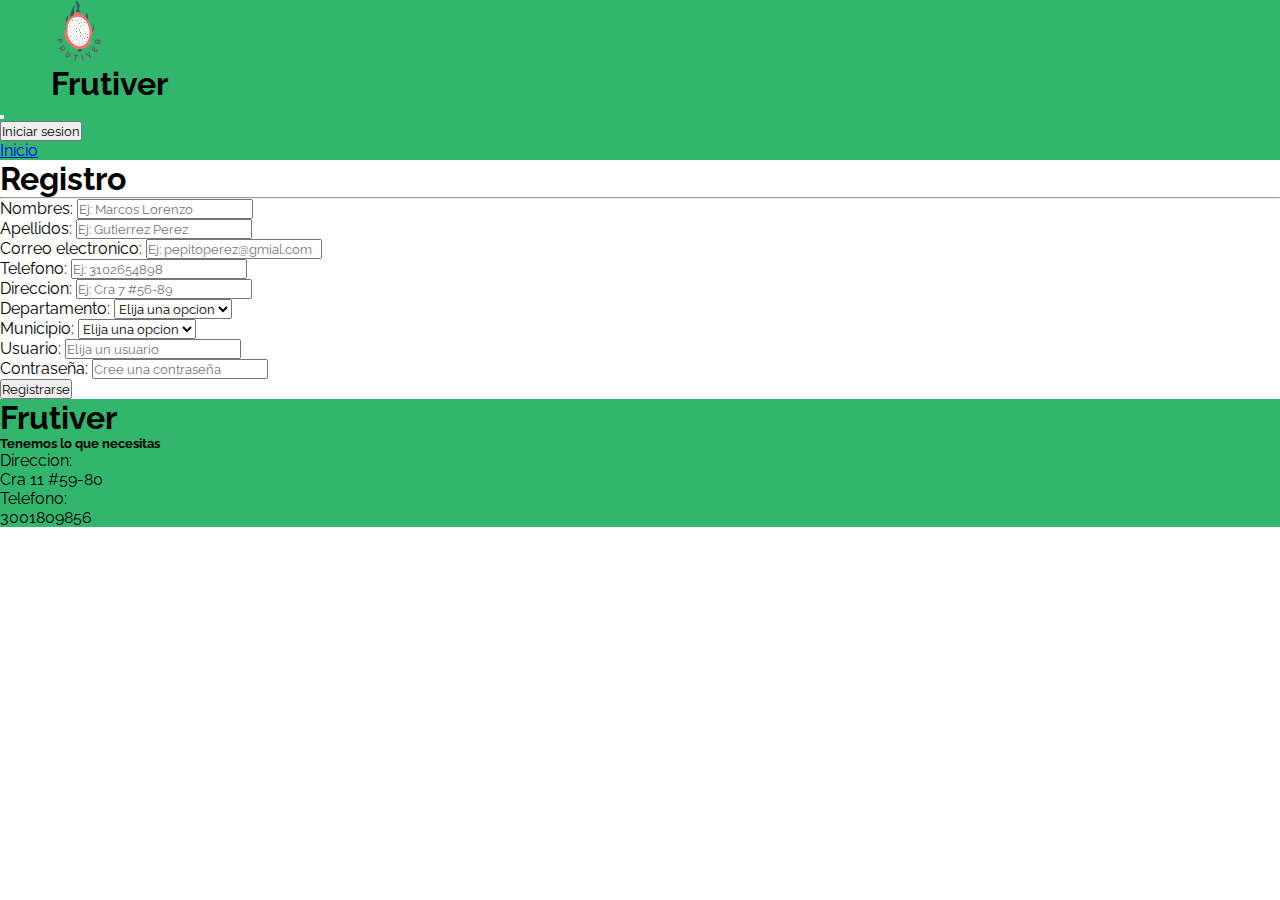
<file: registro.html>
<!DOCTYPE html>
<html lang="es">
<head>
    <meta charset="UTF-8">
    <meta http-equiv="X-UA-Compatible" content="IE=edge">
    <meta name="viewport" content="width=device-width, initial-scale=1.0">

    <!--Google fonts-->
    <link rel="preconnect" href="https://fonts.googleapis.com">
    <link rel="preconnect" href="https://fonts.gstatic.com" crossorigin>
    <link href="https://fonts.googleapis.com/css2?family=Raleway:wght@300&display=swap" rel="stylesheet">

    <!--Css personalizado-->
    <link rel="stylesheet" href="css/estilo_registro.css">

    <!--CSS boostrap-->
    <link href="https://cdn.jsdelivr.net/npm/bootstrap@5.2.0-beta1/dist/css/bootstrap.min.css" rel="stylesheet" integrity="sha384-0evHe/X+R7YkIZDRvuzKMRqM+OrBnVFBL6DOitfPri4tjfHxaWutUpFmBp4vmVor" crossorigin="anonymous">

    <title>Registrarse</title>
</head>
<body>
    
    <!--Encabezado-->
    <nav class="encabezado navbar navbar-expand-lg">
        <div class="container-fluid">
            <nav class="logo d-flex align-items-center">
                <a class="w-auto logo d-flex align-items-center" href="index.html">
                    <img src="img/My project.png" width="35%" alt="">
                    <h1 class="mx-3">Frutiver</h1>
                </a>
            </nav>

            <button class="navbar-toggler mx-3 bg-success border-0" type="button" data-bs-toggle="collapse" data-bs-target="#navbarSupportedContent" aria-controls="navbarSupportedContent" aria-expanded="false" aria-label="Toggle navigation">
                <span class="navbar-toggler-icon"></span>
            </button>

            <div class="collapse navbar-collapse me-auto" id="navbarSupportedContent">
                <nav class="ms-lg-auto col-lg-3 col-md-6 d-lg-flex flex-lg-row mx-2">
                    <div class="col d-flex justify-content-lg-end my-md-3 my-lg-auto my-sm-3 mx-lg-4" data-bs-target="#Modal" data-bs-toggle="modal">
                        <button class="btn btn-success active">
                            Iniciar sesion
                        </button>
                    </div>
    
                    <div class="col ">
                        <a class="btn btn-success active" href="index.html">Inicio</a>
                    </div>
                </nav>
            </div>
        </div>
    </nav>

    <!--Formulario registro-->
    <div class="container-lg container-md container-sm my-5">
        <form class="container rounded-1 border-3 border-bottom border-success col-lg-8 col-sm-11 shadow" action="" id="formulario_registro">
            <h1 class="text-center mt-3">
                Registro
            </h1>

            <hr class="container w-25">

            <div class="container col-lg-7 col-md-8 col-sm-9 mb-3">
                <label class="fw-bold" for="nombre">
                    Nombres:
                </label>
                <input type="text" name="" id="nombre" class="form-control" placeholder="Ej: Marcos Lorenzo" pattern="[{A-Za-z}]+">
            </div>

            <div class="container col-lg-7 col-md-8 col-sm-9 mb-3">
                <label class="fw-bold" for="apellido">
                    Apellidos:
                </label>
                <input type="text" name="apellido" id="apellido" class="form-control" placeholder="Ej: Gutierrez Perez" pattern="[{A-Za-z}]+">
            </div>

            <div class="container col-lg-7 col-md-8 col-sm-9 mb-3">
                <label class="fw-bold" for="email">
                    Correo electronico:
                </label>
                <input type="email" name="email" id="email" class="form-control" placeholder="Ej: pepitoperez@gmial.com" pattern="[{A-Z0-9a-z@gmail.com}]+">
            </div>

            <div class="container col-lg-7 col-md-8 col-sm-9 mb-3">
                <label class="fw-bold" for="tel">
                    Telefono:
                </label>
                <input type="tel" name="tel" id="tel" class="form-control" placeholder="Ej: 3102654898" pattern="[{0-9}]+">
            </div>

            <div class="container col-lg-7 col-md-8 col-sm-9 mb-3">
                <label class="fw-bold" for="direccion">
                    Direccion:
                </label>
                <input type="text" name="direccion" id="direct" class="form-control" placeholder="Ej: Cra 7 #56-89" pattern="[{A-Za-z0-9#-}]+">
            </div>

            <div class="container col-lg-7 col-md-8 col-sm-9 mb-3">
                <label class="fw-bold" for="departamento">
                    Departamento:
                </label>
                <select class="form-select" name="departamento" id="dept">
                    <option value="">Elija una opcion</option>
                    <option value="">Cundinamarca</option>
                    <option value="">Antioquia</option>
                    <option value="">Valle del cauca</option>
                    <option value="">Boyacá</option>
                    <option value="">Tolima</option>
                </select>
            </div>

            <div class="container col-lg-7 col-md-8 col-sm-9 mb-3">
                <label class="fw-bold" for="muni">
                    Municipio:
                </label>
                <select class="form-select" name="muni" id="muni">
                    <option value="">Elija una opcion</option>
                    <option value="">Bogota D.C</option>
                    <option value="">Mosquera</option>
                    <option value="">Madrid</option>
                    <option value="">Neiva</option>
                    <option value="">Medellin</option>
                    <option value="">Cali</option>
                    <option value="">Tunja</option>
                </select>
            </div>

            <div class="container col-lg-7 col-md-8 col-sm-9 mb-3">
                <label class="fw-bold" for="user">
                    Usuario:
                </label>
                <input type="text" name="user" id="user" class="form-control" placeholder="Elija un usuario" pattern="[{A-Za-z0-9*#!_}]+">
            </div>

            <div class="container col-lg-7 col-md-8 col-sm-9 mb-3">
                <label class="fw-bold" for="password">
                    Contraseña:
                </label>
                <input type="password" name="password" id="password" class="form-control" placeholder="Cree una contraseña" pattern="[{A-Za-z0-9_}]+">
            </div>

            <div class="container col-lg-7 col-md-8 col-sm-9 mb-3">
                <button class="btn btn-success active" type="button" onclick="registrar()">Registrarse</button>
            </div>
        </form>
    </div>

    <!--Footer-->
    <div class="footer d-flex flex-lg-row flex-md-column flex-sm-column py-4">
        <!--Iz-footer-->
        <div class="col text-center d-flex flex-column justify-content-center">
            <h1 class="t_footer text-success">
                Frutiver
            </h1>
            <h5 class="fw-bolder">
                Tenemos lo que necesitas
            </h5>
        </div>

        <!--D-footer-->
        <div class="col text-center d-flex flex-column justify-content-center">
            <div class="">
                <label for="direccion">
                    Direccion:
                </label>
                <p name="direccion">
                    Cra 11 #59-80
                </p>
            </div>

            <div>
                <label for="telefono">
                    Telefono:
                </label>
                <p name="telefono">
                    3001809856
                </p>
            </div>
        </div>
    </div>

    <!--Js-->
    <script src="Js/registro_validacion.js"></script>

    <!--JS boostrap-->
    <script src="https://cdn.jsdelivr.net/npm/bootstrap@5.2.0-beta1/dist/js/bootstrap.bundle.min.js" integrity="sha384-pprn3073KE6tl6bjs2QrFaJGz5/SUsLqktiwsUTF55Jfv3qYSDhgCecCxMW52nD2" crossorigin="anonymous"></script>

</body>
</html>
</file>
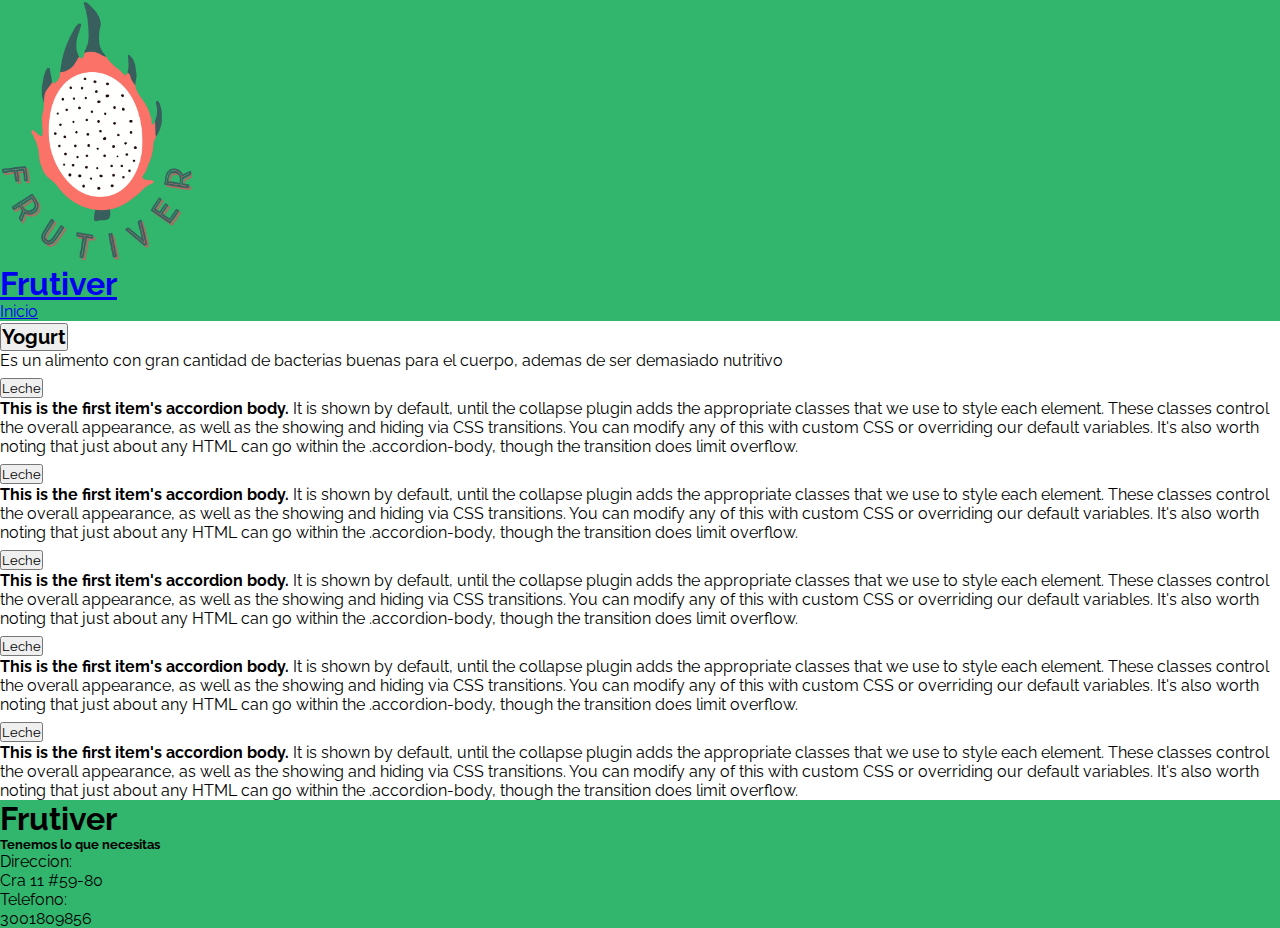
<file: verduras.html>
<!DOCTYPE html>
<html lang="es">
<head>
    <meta charset="UTF-8">
    <meta http-equiv="X-UA-Compatible" content="IE=edge">
    <meta name="viewport" content="width=device-width, initial-scale=1.0">

    <!--Boostrap CSS-->
    <link href="https://cdn.jsdelivr.net/npm/bootstrap@5.2.0-beta1/dist/css/bootstrap.min.css" rel="stylesheet" integrity="sha384-0evHe/X+R7YkIZDRvuzKMRqM+OrBnVFBL6DOitfPri4tjfHxaWutUpFmBp4vmVor" crossorigin="anonymous">

    <!--CSS personalizado-->
    <link rel="stylesheet" href="css/productos_menu.css">


    <!--Google fonts-->
    <link rel="preconnect" href="https://fonts.googleapis.com">
    <link rel="preconnect" href="https://fonts.gstatic.com" crossorigin>
    <link href="https://fonts.googleapis.com/css2?family=Raleway:wght@300&display=swap" rel="stylesheet">

    <title>Lacteos</title>
</head>
<body>
    <nav class="container-fluid encabezado-verde">
        <nav class="navbar navbar-dark d-flex">
            <div class="w-25 ms-5">
                <a class="link-light text-decoration-none d-flex" href="productos.html">
                    <div class="d-flex align-items-center">
                        <img class="img-logo" src="img/My project.png" alt="logo">
                        <h1 class="ms-3">
                            Frutiver
                        </h1>
                    </div>
                </a>
            </div>

            <div class="col-lg-3 col-md-3 col-sm-3 d-flex justify-content-center">
                <a class="btn btn-success active border-0 w-50" href="productos.html">Inicio</a>
            </div>
        </nav>
    </nav>

    <!--acordeon-->
    <div class="d-flex flex-wrap justify-content-center container my-5">
      <div class="col-4 mx-5">
        <div class="accordion" id="accordionExample">
          <div class="accordion-item">
            <h2 class="accordion-header" id="headingOne">
              <button class="accordion-button bg-success" type="button" data-bs-toggle="collapse" data-bs-target="#uno" aria-expanded="true" aria-controls="collapseOne">
                <h2 class="text-light">
                  Yogurt
                </h2>
              </button>
            </h2>
            <div id="uno" class="accordion-collapse collapse show" aria-labelledby="uno" data-bs-parent="#accordionExample">
              <div class="accordion-body">
                Es un alimento con gran cantidad de bacterias buenas para el cuerpo, ademas de ser demasiado nutritivo
              </div>
            </div>
          </div>
        </div>
      </div>

      <div class="col-4 mx-5">
        <div class="accordion" id="accordionExample">
          <div class="accordion-item">
            <h2 class="accordion-header" id="headingOne">
              <button class="accordion-button bg-success" type="button" data-bs-toggle="collapse" data-bs-target="#dos" aria-expanded="true" aria-controls="dos">
                Leche
              </button>
            </h2>
            <div id="dos" class="accordion-collapse collapse show" aria-labelledby="dos" data-bs-parent="#dos">
              <div class="accordion-body">
                <strong>This is the first item's accordion body.</strong> It is shown by default, until the collapse plugin adds the appropriate classes that we use to style each element. These classes control the overall appearance, as well as the showing and hiding via CSS transitions. You can modify any of this with custom CSS or overriding our default variables. It's also worth noting that just about any HTML can go within the <code>.accordion-body</code>, though the transition does limit overflow.
              </div>
            </div>
          </div>
        </div>
      </div>

      <div class="col-4 mx-5">
        <div class="accordion" id="accordionExample">
          <div class="accordion-item">
            <h2 class="accordion-header" id="headingOne">
              <button class="accordion-button bg-success" type="button" data-bs-toggle="collapse" data-bs-target="#collapseOne" aria-expanded="true" aria-controls="collapseOne">
                Leche
              </button>
            </h2>
            <div id="collapseOne" class="accordion-collapse collapse show" aria-labelledby="headingOne" data-bs-parent="#accordionExample">
              <div class="accordion-body">
                <strong>This is the first item's accordion body.</strong> It is shown by default, until the collapse plugin adds the appropriate classes that we use to style each element. These classes control the overall appearance, as well as the showing and hiding via CSS transitions. You can modify any of this with custom CSS or overriding our default variables. It's also worth noting that just about any HTML can go within the <code>.accordion-body</code>, though the transition does limit overflow.
              </div>
            </div>
          </div>
        </div>
      </div>

      <div class="col-4 mx-5">
        <div class="accordion" id="accordionExample">
          <div class="accordion-item">
            <h2 class="accordion-header" id="headingOne">
              <button class="accordion-button bg-success" type="button" data-bs-toggle="collapse" data-bs-target="#collapseOne" aria-expanded="true" aria-controls="collapseOne">
                Leche
              </button>
            </h2>
            <div id="collapseOne" class="accordion-collapse collapse show" aria-labelledby="headingOne" data-bs-parent="#accordionExample">
              <div class="accordion-body">
                <strong>This is the first item's accordion body.</strong> It is shown by default, until the collapse plugin adds the appropriate classes that we use to style each element. These classes control the overall appearance, as well as the showing and hiding via CSS transitions. You can modify any of this with custom CSS or overriding our default variables. It's also worth noting that just about any HTML can go within the <code>.accordion-body</code>, though the transition does limit overflow.
              </div>
            </div>
          </div>
        </div>
      </div>

      <div class="col-4 mx-5">
        <div class="accordion" id="accordionExample">
          <div class="accordion-item">
            <h2 class="accordion-header" id="headingOne">
              <button class="accordion-button bg-success" type="button" data-bs-toggle="collapse" data-bs-target="#collapseOne" aria-expanded="true" aria-controls="collapseOne">
                Leche
              </button>
            </h2>
            <div id="collapseOne" class="accordion-collapse collapse show" aria-labelledby="headingOne" data-bs-parent="#accordionExample">
              <div class="accordion-body">
                <strong>This is the first item's accordion body.</strong> It is shown by default, until the collapse plugin adds the appropriate classes that we use to style each element. These classes control the overall appearance, as well as the showing and hiding via CSS transitions. You can modify any of this with custom CSS or overriding our default variables. It's also worth noting that just about any HTML can go within the <code>.accordion-body</code>, though the transition does limit overflow.
              </div>
            </div>
          </div>
        </div>
      </div>

      <div class="col-4 mx-5">
        <div class="accordion" id="accordionExample">
          <div class="accordion-item">
            <h2 class="accordion-header" id="headingOne">
              <button class="accordion-button bg-success" type="button" data-bs-toggle="collapse" data-bs-target="#collapseOne" aria-expanded="true" aria-controls="collapseOne">
                Leche
              </button>
            </h2>
            <div id="collapseOne" class="accordion-collapse collapse show" aria-labelledby="headingOne" data-bs-parent="#accordionExample">
              <div class="accordion-body">
                <strong>This is the first item's accordion body.</strong> It is shown by default, until the collapse plugin adds the appropriate classes that we use to style each element. These classes control the overall appearance, as well as the showing and hiding via CSS transitions. You can modify any of this with custom CSS or overriding our default variables. It's also worth noting that just about any HTML can go within the <code>.accordion-body</code>, though the transition does limit overflow.
              </div>
            </div>
          </div>
        </div>
      </div>
    </div>
    
    <!--Footer-->
    <div class="footer d-flex flex-lg-row flex-md-column flex-sm-column py-4 footer">
      <!--Iz-footer-->
      <div class="col text-center d-flex flex-column justify-content-center">
          <h1 class="t_footer text-success">
              Frutiver
          </h1>
          <h5 class="fw-bolder text-light">
              Tenemos lo que necesitas
          </h5>
      </div>

      <!--D-footer-->
      <div class="col text-center d-flex flex-column justify-content-center">
          <div class="text-light">
              <label for="direccion">
                  Direccion:
              </label>
              <p name="direccion">
                  Cra 11 #59-80
              </p>
          </div>

          <div class="text-light">
              <label for="telefono">
                  Telefono:
              </label>
              <p name="telefono">
                  3001809856
              </p>
          </div>
      </div>
    </div>



    <!--Bootstrap JS-->
    <script src="https://cdn.jsdelivr.net/npm/bootstrap@5.2.0-beta1/dist/js/bootstrap.bundle.min.js" integrity="sha384-pprn3073KE6tl6bjs2QrFaJGz5/SUsLqktiwsUTF55Jfv3qYSDhgCecCxMW52nD2" crossorigin="anonymous"></script>



</body>
</html>
</file>
<file: css/estilo.css>
*{
    padding: 0;
    margin: 0;
}

.caja-encabezado,.footer{
    background: #32B66E;
}

.bt-login{
    background: #328A53;
}

.bt-login:hover{
    background-color: #328A53;
    opacity: calc(0.8);
    color: black;
}

.t_footer{
    font-size: 88px;
}

.img-logo{
    float: left;
    margin-left: 30%;
}

.cabeza{
    height: 110px;
}

*{
    font-family: 'Raleway', sans-serif;
}

.tarjetas-info:hover{
    transform: scale(1.1);
    box-shadow: 8px 10px 19px rgb(194, 194, 194);
}

.logo{
    width: 13%;
}

@media only screen and (max-width:576px){
    .caja-encabezado{
        width: 100%;
        display: flex;
    }

    .img-logo{
        float: left;
        margin-left: 1%;
        width: 10%;
    }

    .footer{
        width: 100%;
        display: flex;
        flex-direction: column;
    }

    .t_footer{
        font-size: 50px;
    }

    .nav-item{
        columns: 12 col;
    }

    .botones{
        display: flex;
        flex-direction: column;
        margin-top: 15px;
    }

    .boton{
        margin-top: 15px;
    }
}
</file>
<file: css/productos_menu.css>
*{
    padding: 0;
    margin: 0;
    font-family: 'Raleway', sans-serif;
}

.img-logo{
    width: 15%;
}

.encabezado-rojo{
    background-color: rgb(122, 3, 3);
}

.encabezado-azul{
    background-color: rgb(40, 40, 98);
}

.encabezado-verde{
    background-color: #32B66E;
}

.footer{
    background-color: #32B66E;
    margin-top: auto;
}

body{
    display: flex;
    flex-direction: column;
    min-height: 100vh;
}
</file>
<file: css/productos.css>
*{
    padding: 0;
    margin: 0;
    font-family: 'Raleway', sans-serif;
}

.encabezado{
    background: #32B66E;
}

.carn:hover{
    color: #184b00;
    border-bottom: 3px solid rgb(25, 71, 25);
}

.lac:hover{
    border-bottom: 3px solid rgb(25, 71, 25);
}

.frt:hover{
    border-bottom: 3px solid rgb(25, 71, 25);
}

.ver:hover{
    border-bottom: 3px solid rgb(25, 71, 25);
}

.leg:hover{
    border-bottom: 3px solid rgb(25, 71, 25);
}

.img{
    width: 100%;
}

.rejilla{
    display: grid;
    grid-template-columns: auto auto auto;
}

.footer{
    background-color: #32B66E;
}

.t_footer{
    font-size: 88px;
}

.carrito{
    float: right;
}
</file>
<file: css/estilo_registro.css>
*{
    padding: 0;
    margin: 0;
    font-family: 'Raleway', sans-serif;
}

.encabezado,.footer{
    background: #32B66E;
}

.logo{
    margin-left: 4%;
}

.inicio{
    margin-right: 10%;
}

.tit{
    font-size: 40px;
}

.logo{
    text-decoration: none;
    color: black;
    width: 10%;
}
</file>
